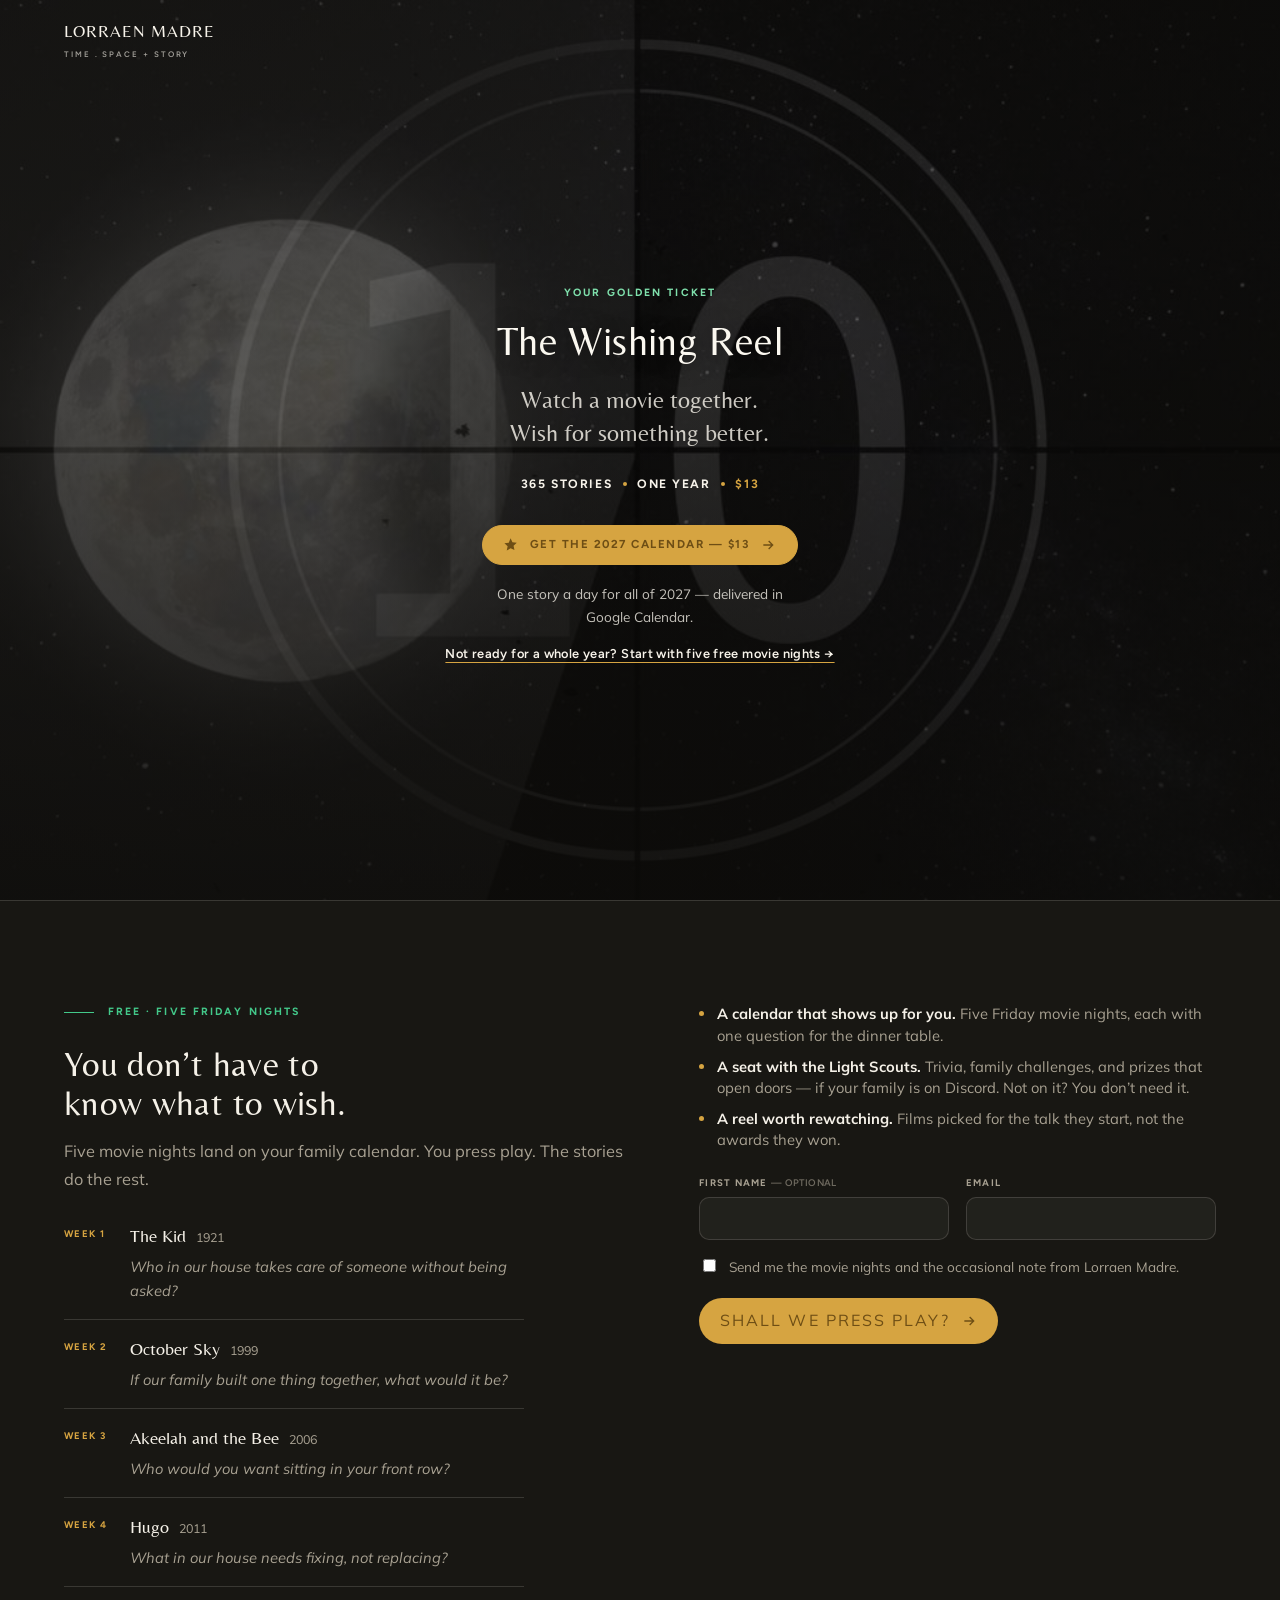
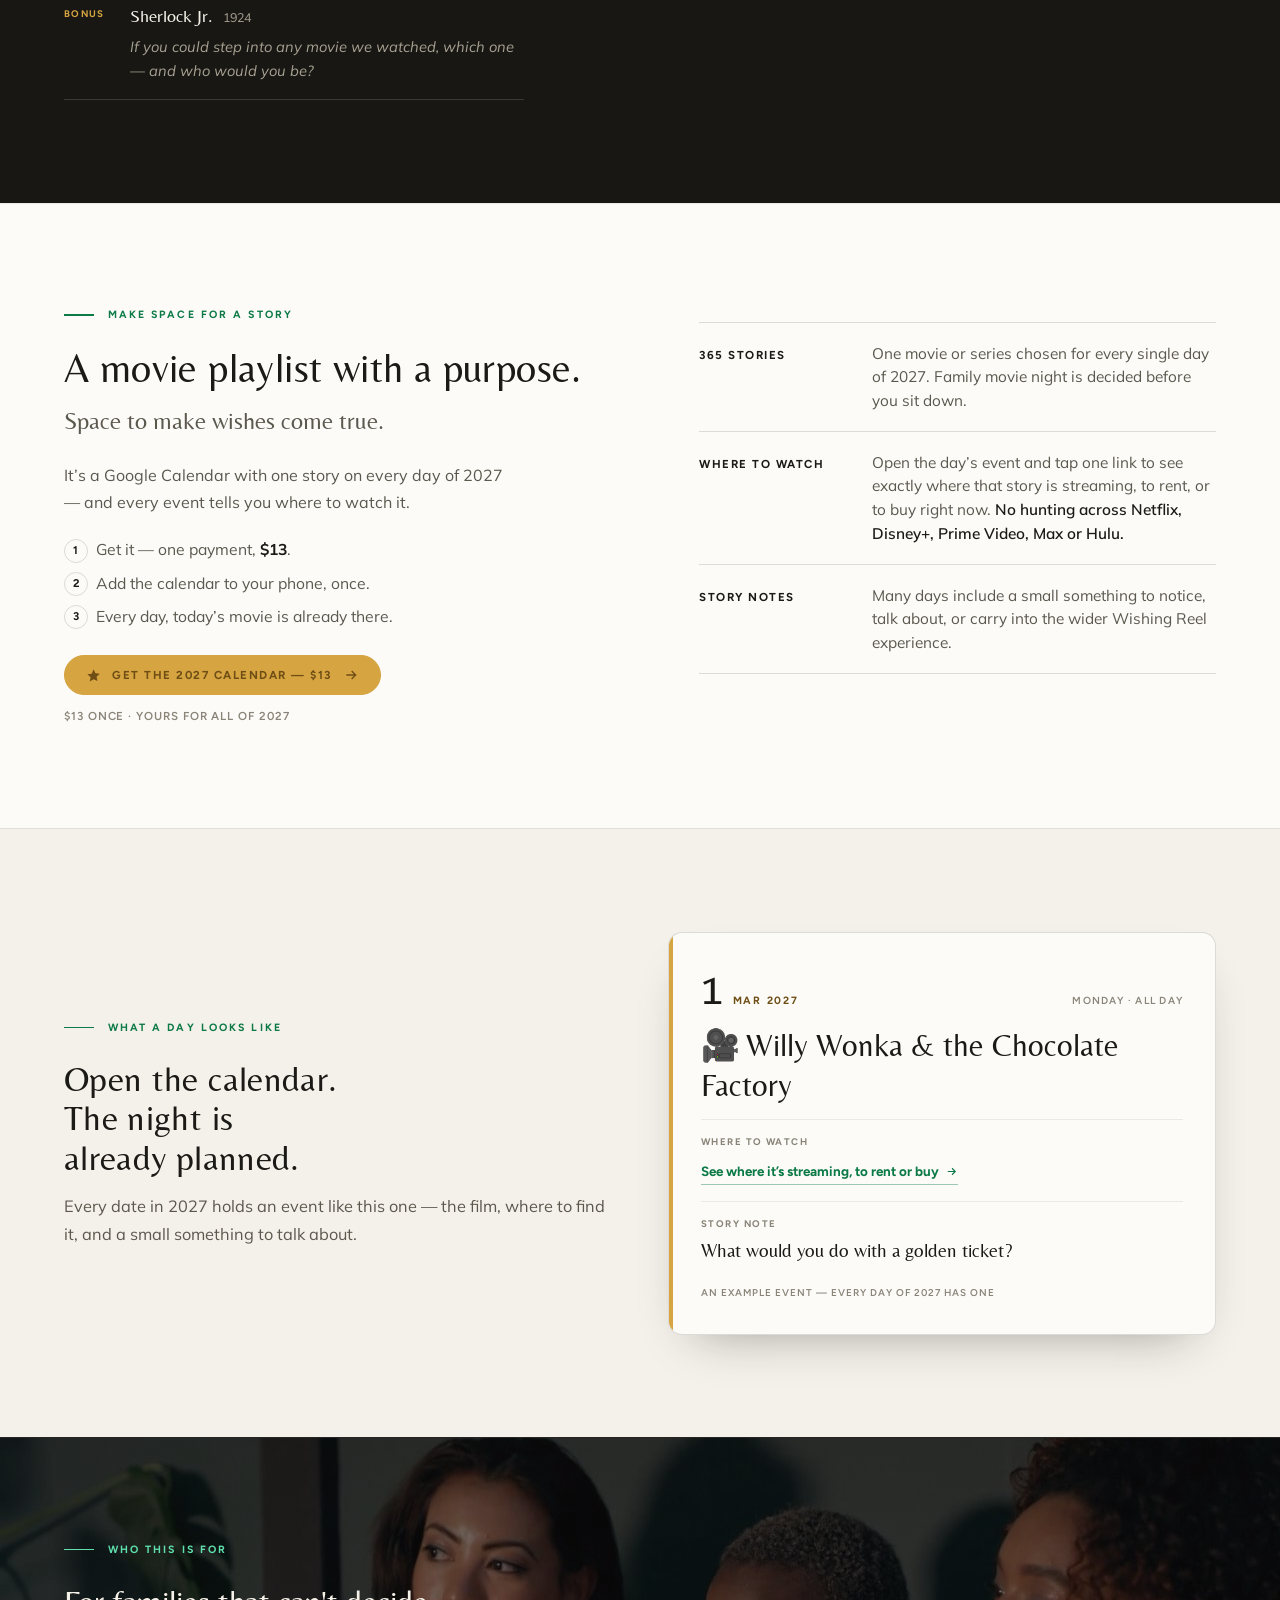
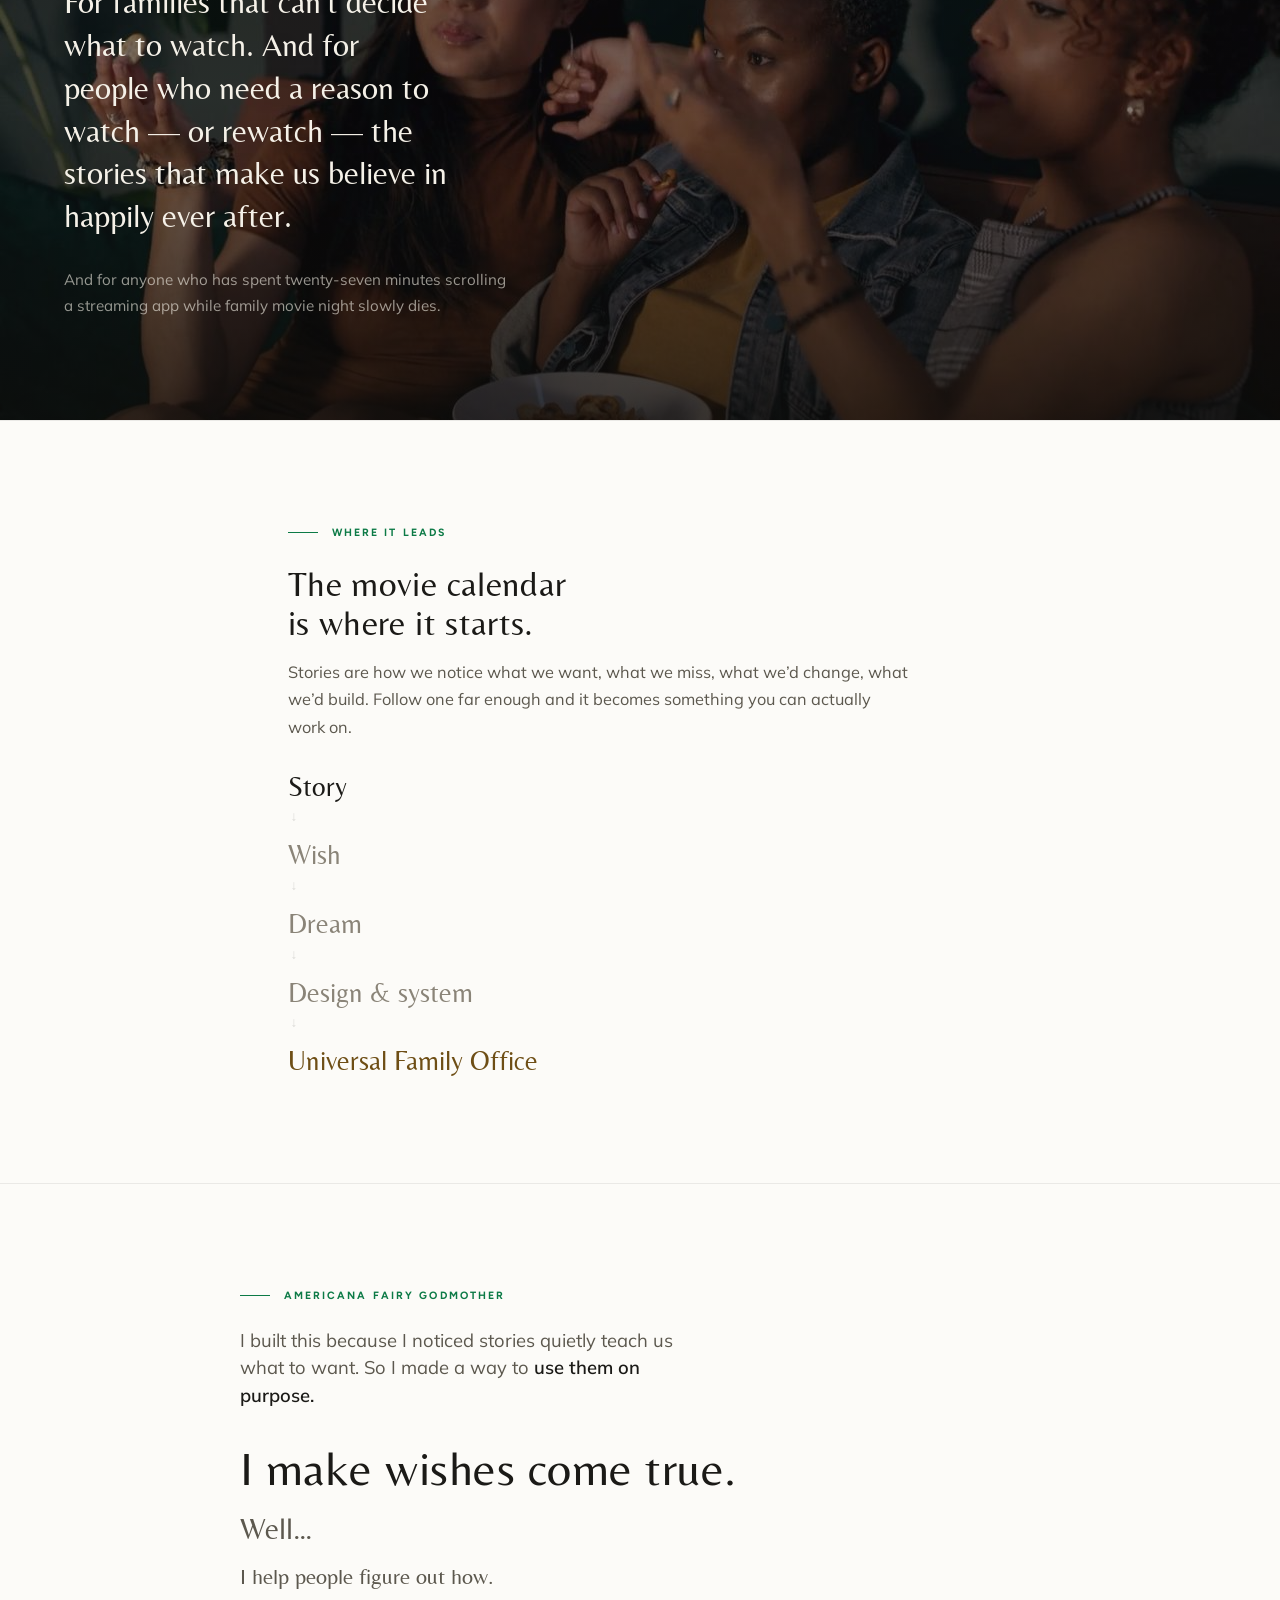
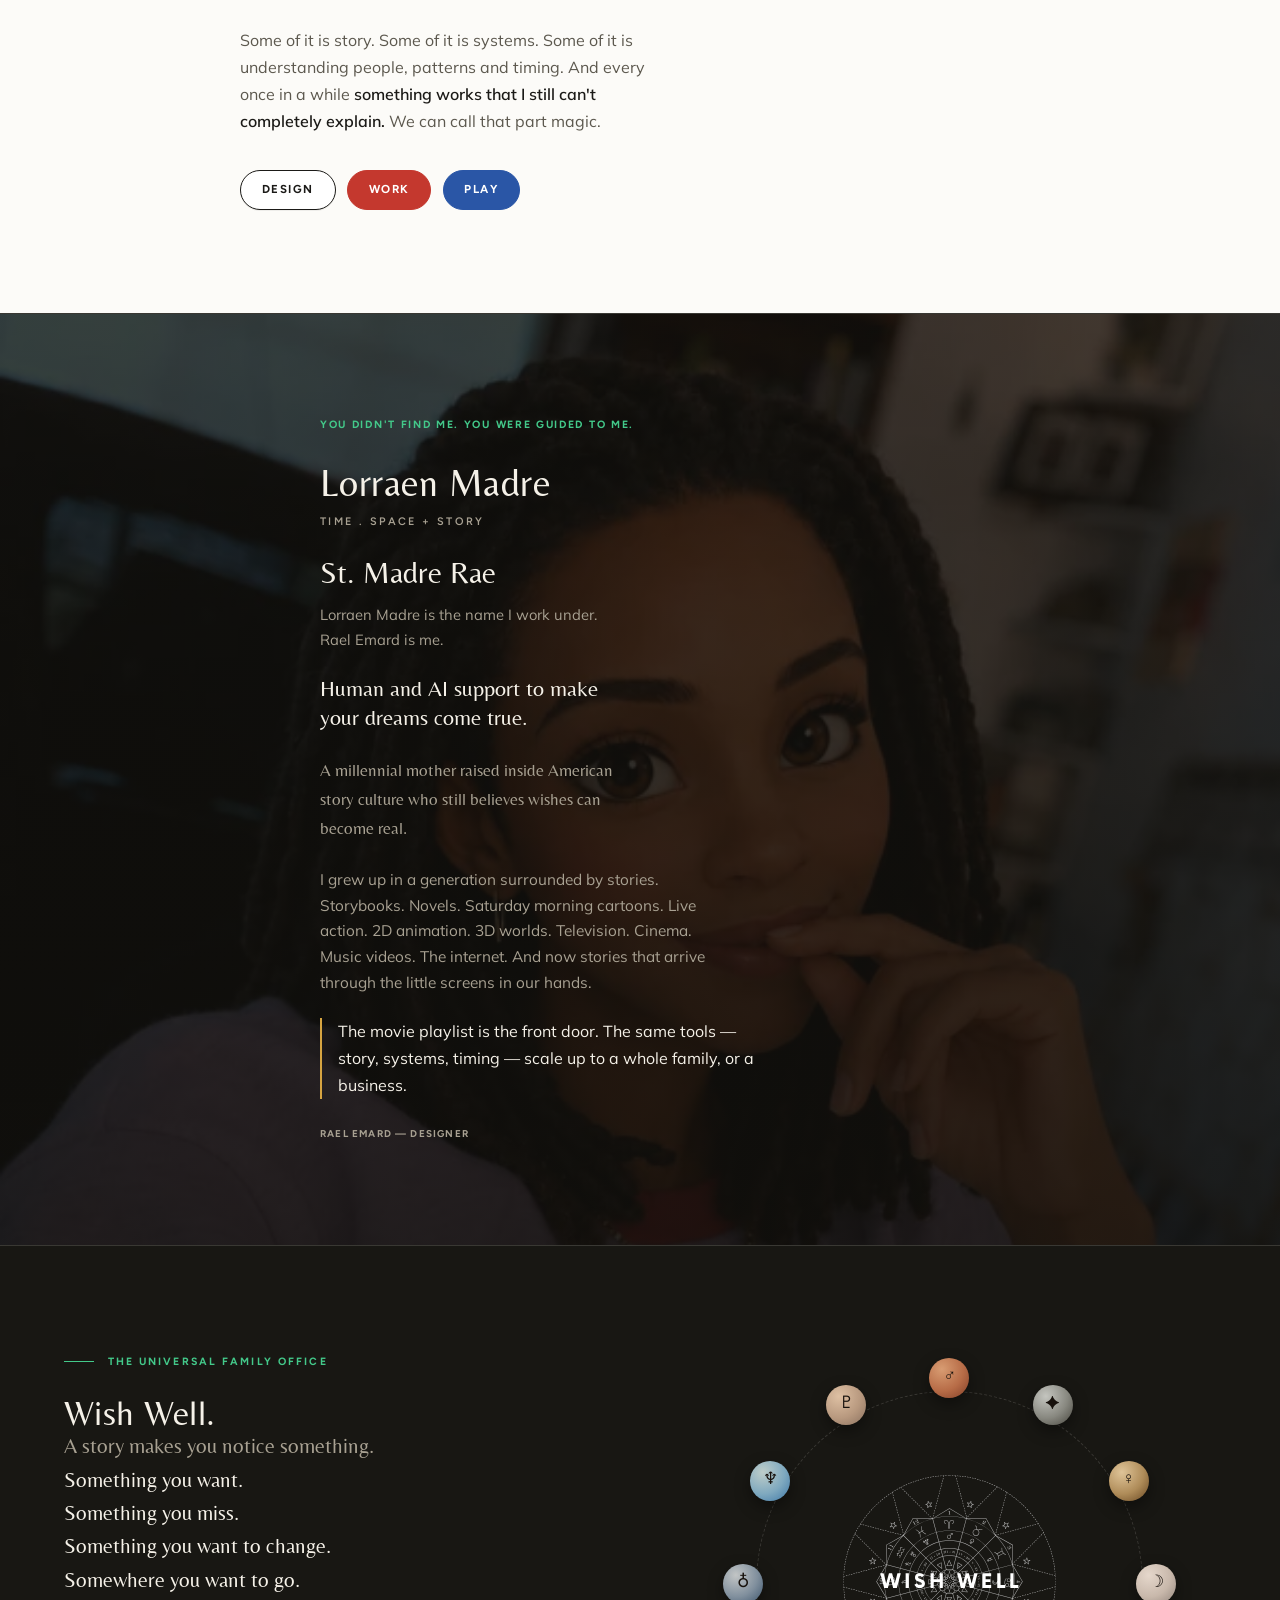
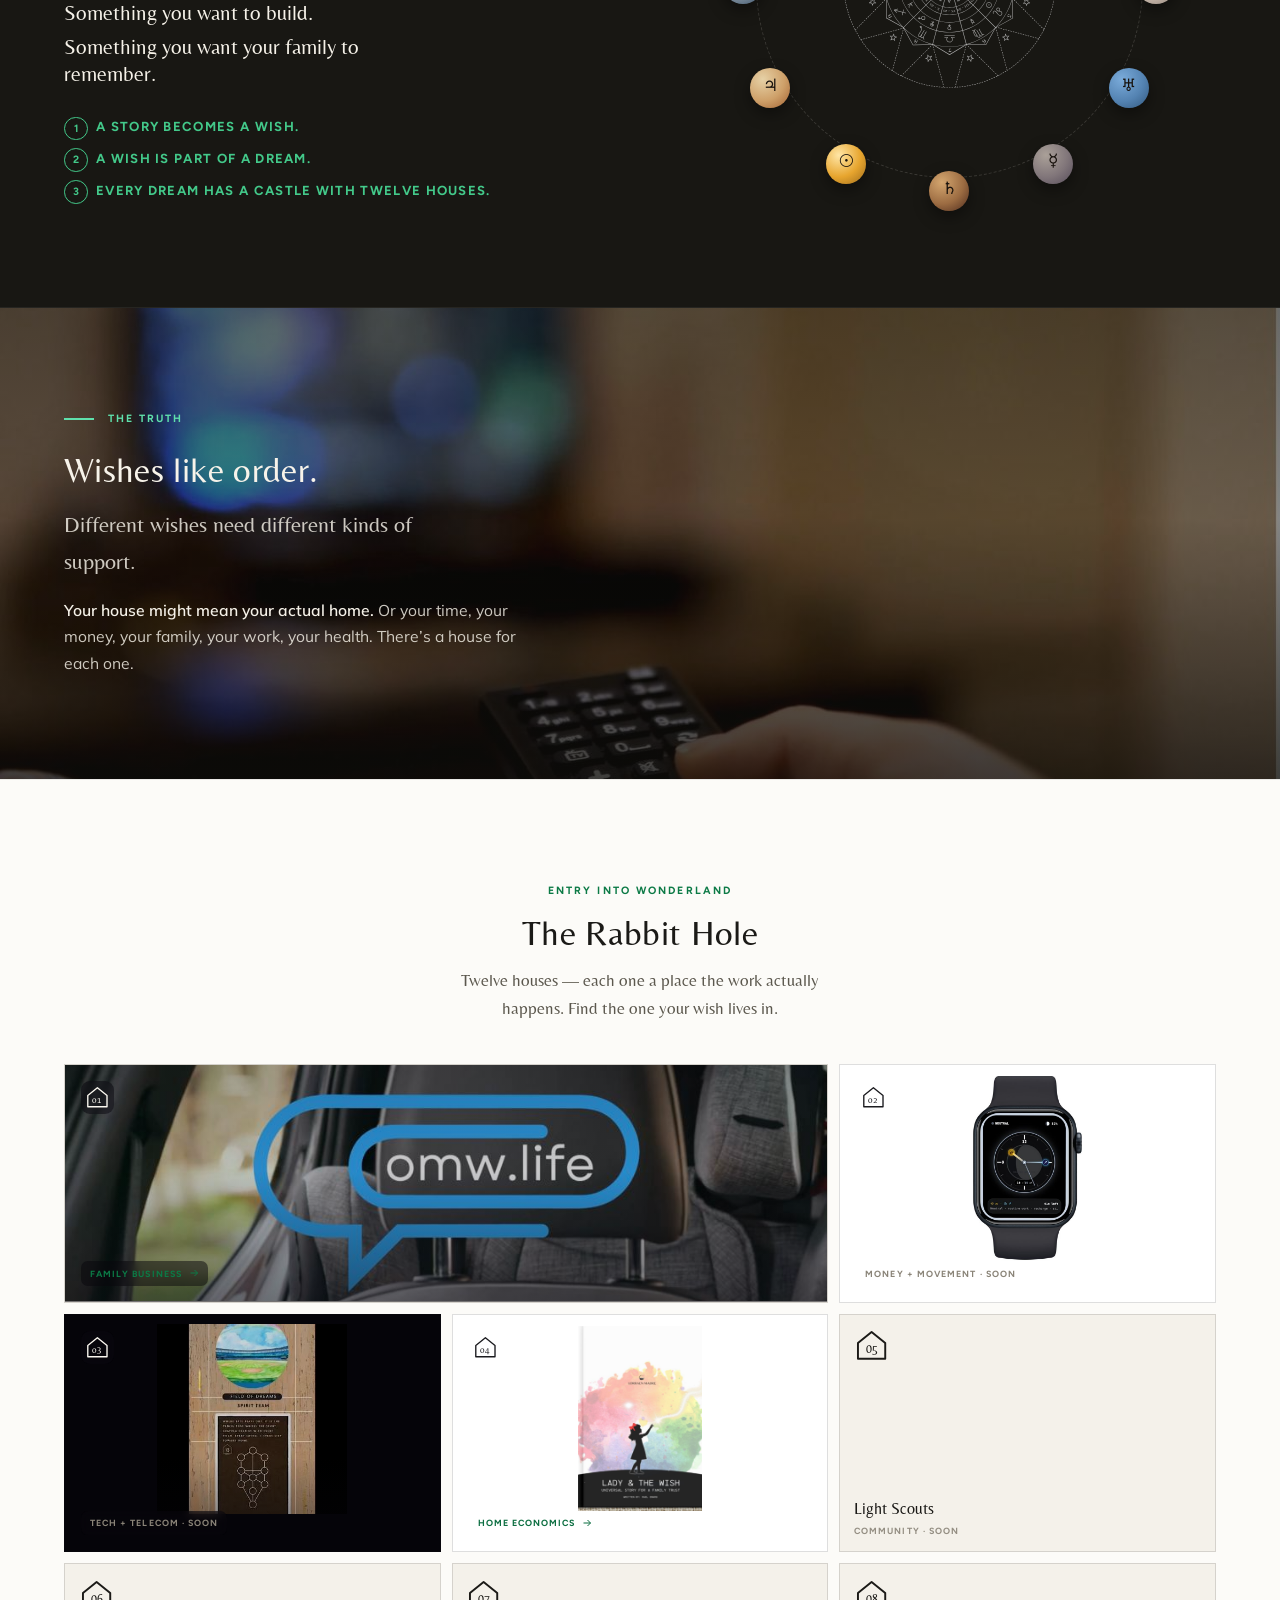
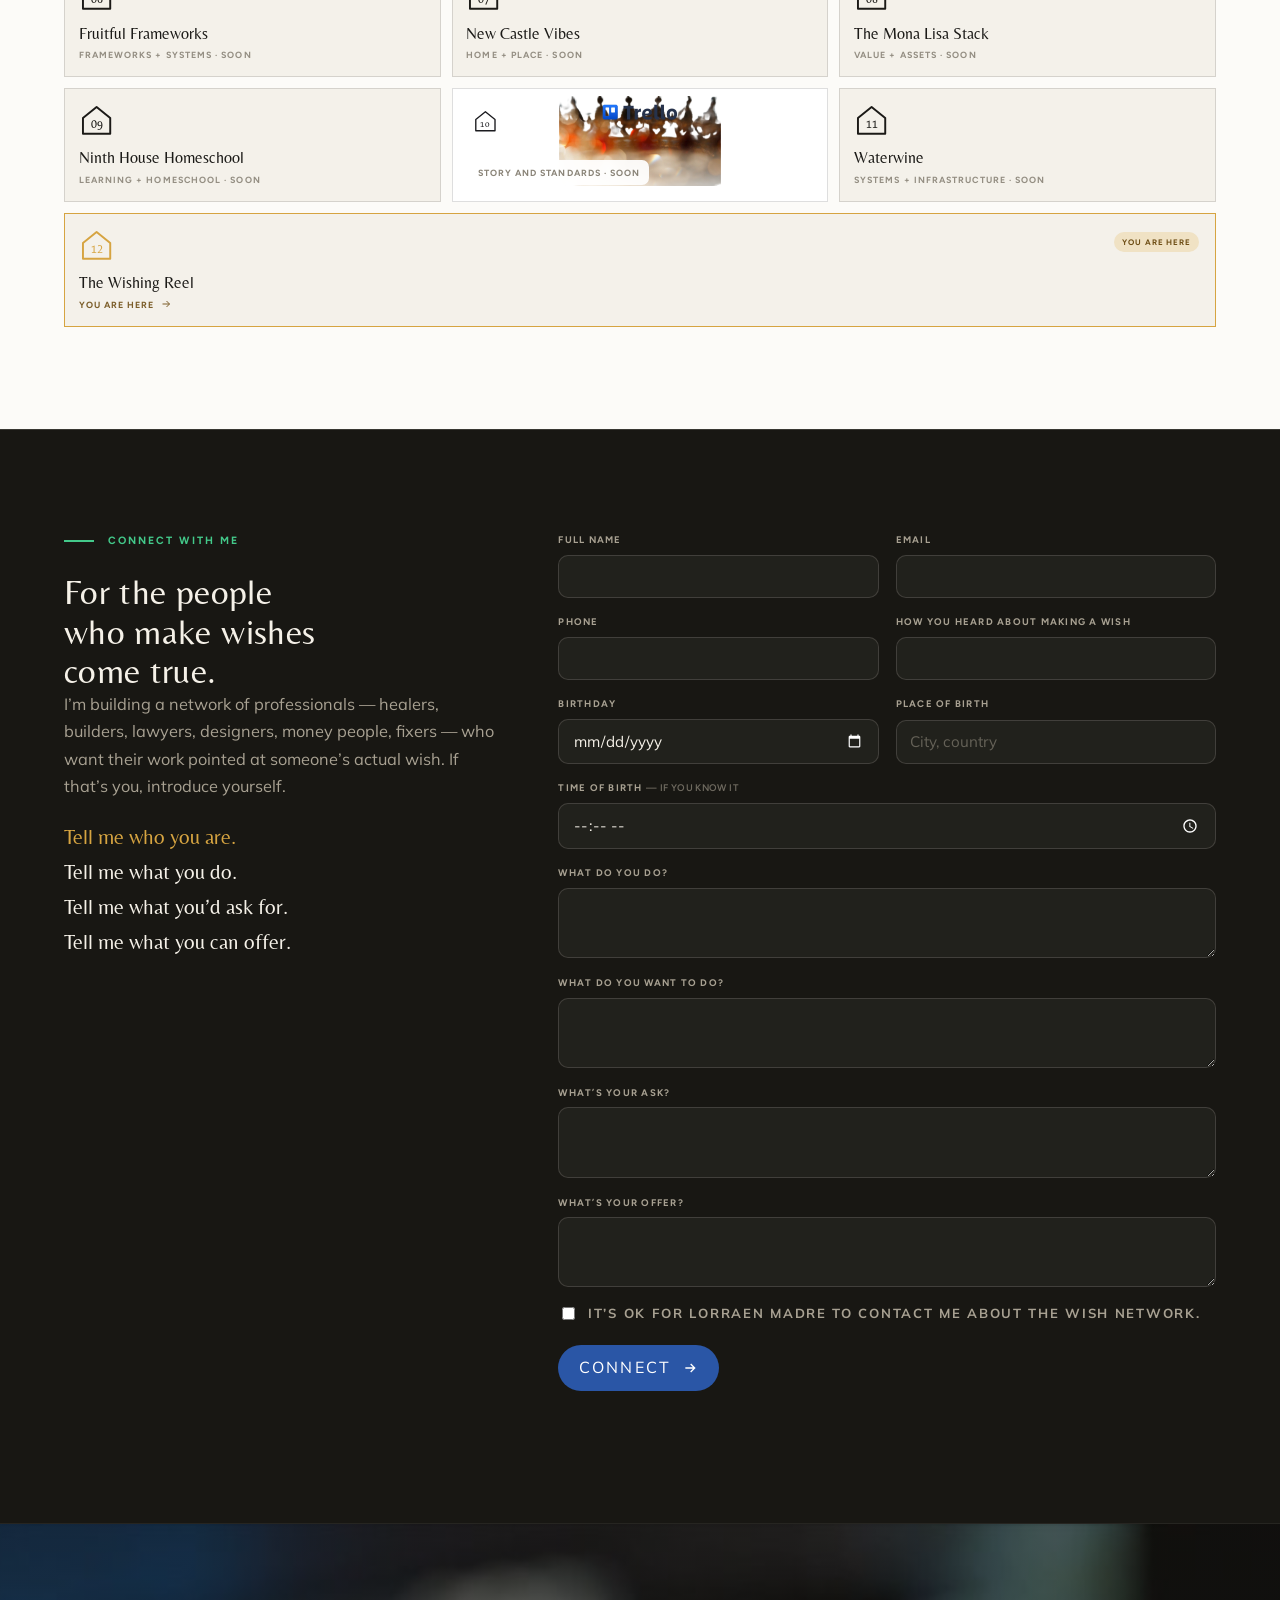
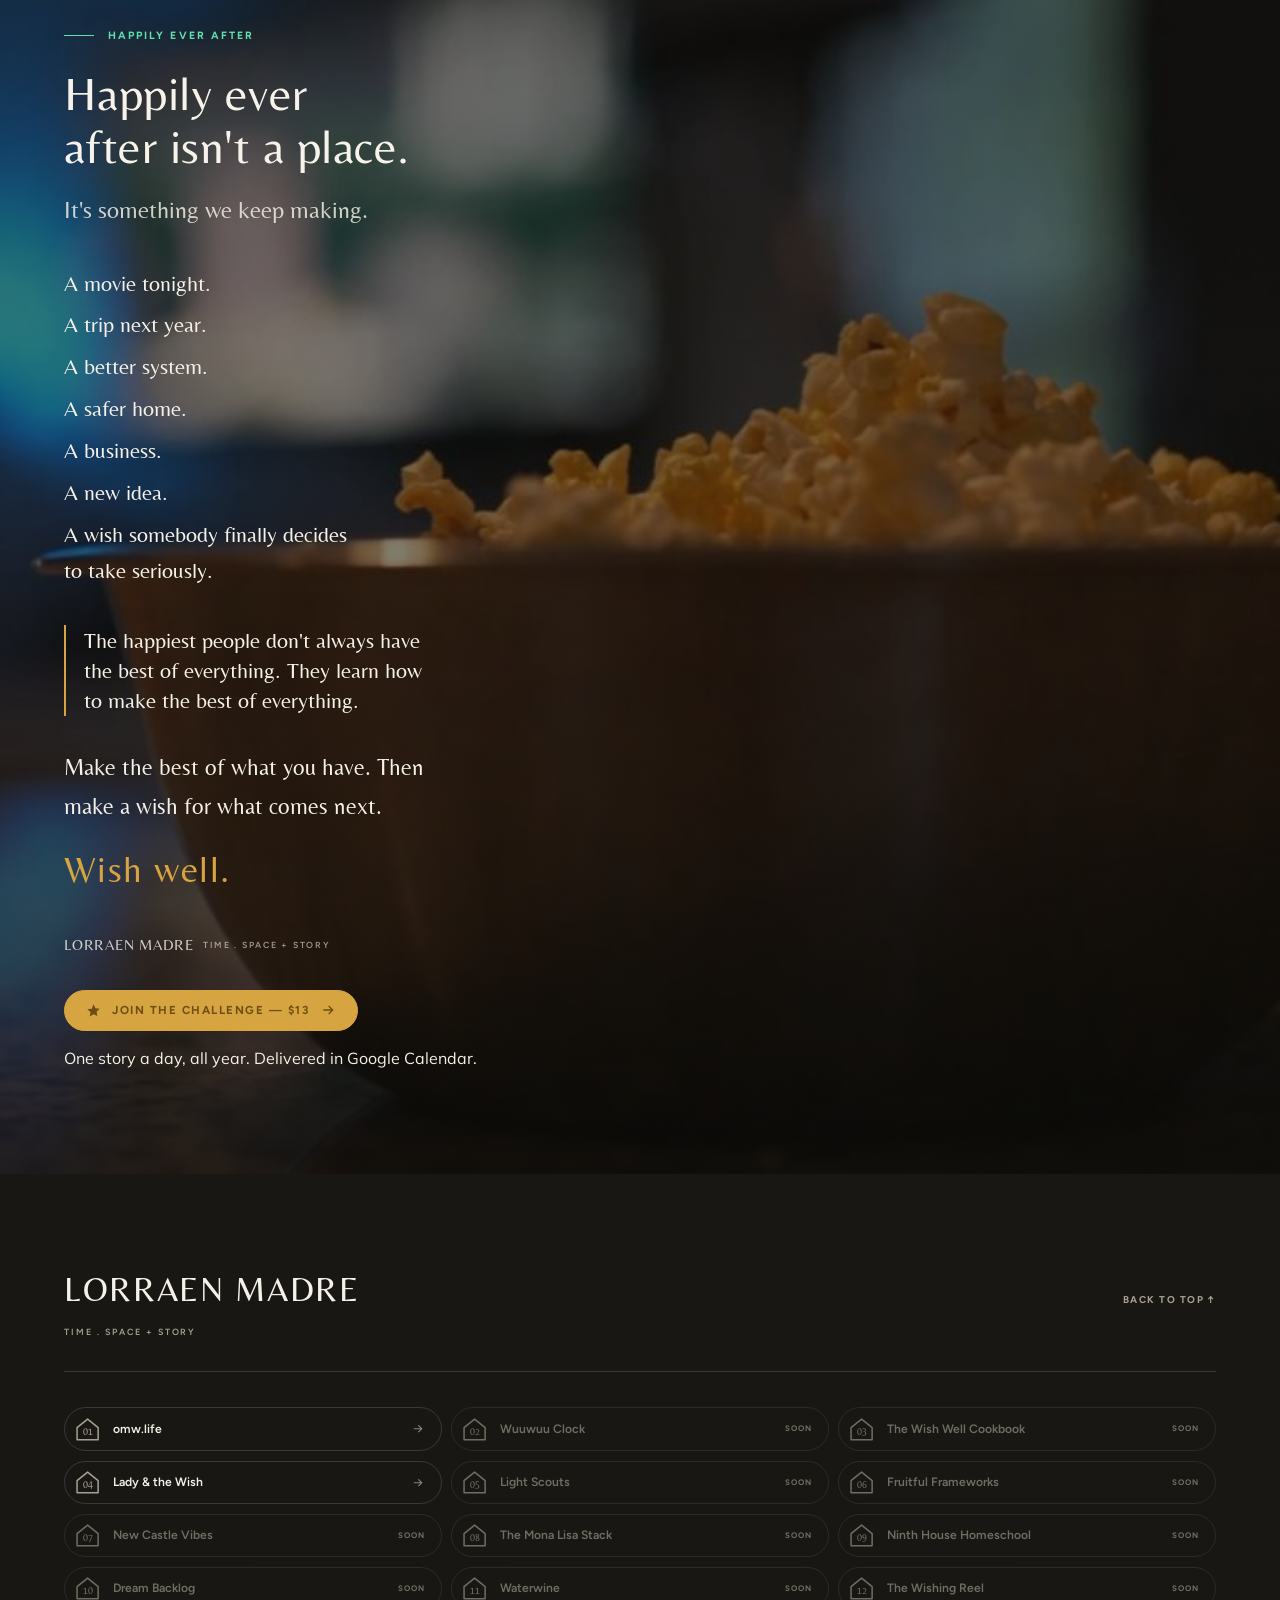
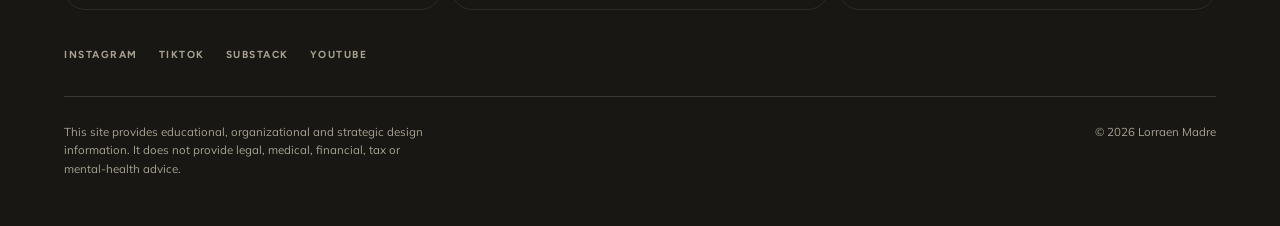
<file: index.html>
<!doctype html>
<html lang="en">
<meta charset="utf-8">
<title>The Wishing Reel — 365 Family Movie Nights for 2027</title>
<meta name="viewport" content="width=device-width, initial-scale=1">
<meta name="description" content="A Google Calendar with one movie or series for every day of 2027. Each event links straight to where that story is streaming, to rent, or to buy — no scrolling through apps — plus a short story note. 365 family movie nights, $13 once.">
<link rel="canonical" href="https://wishingreel.lorraenmadre.com/">
<meta name="robots" content="index, follow, max-image-preview:large">
<meta name="theme-color" content="#181713">
<meta name="author" content="Lorraen Madre">

<meta property="og:type" content="website">
<meta property="og:site_name" content="Lorraen Madre">
<meta property="og:url" content="https://wishingreel.lorraenmadre.com/">
<meta property="og:title" content="The Wishing Reel — 365 Family Movie Nights for 2027">
<meta property="og:description" content="One movie or series for every day of 2027, delivered as a Google Calendar. Every event links you to where that story is streaming, to rent, or to buy. $13 once.">
<meta property="og:image" content="https://www.lorraenmadre.com/brand-assets/hero-poster.jpg">
<meta property="og:image:width" content="1280">
<meta property="og:image:height" content="720">
<meta property="og:image:alt" content="The Wishing Reel — a cinematic family movie calendar for 2027">

<meta name="twitter:card" content="summary_large_image">
<meta name="twitter:title" content="The Wishing Reel — 365 Family Movie Nights for 2027">
<meta name="twitter:description" content="One movie or series for every day of 2027 in your Google Calendar, each event linking to where it streams, rents, or sells. $13 once.">
<meta name="twitter:image" content="https://www.lorraenmadre.com/brand-assets/hero-poster.jpg">
<meta name="twitter:image:alt" content="The Wishing Reel — a cinematic family movie calendar for 2027">

<link rel="icon" href="/favicon.svg" type="image/svg+xml">
<link rel="apple-touch-icon" href="/favicon.svg">

<script type="application/ld+json">
{
  "@context": "https://schema.org",
  "@graph": [
    {
      "@type": "WebSite",
      "@id": "https://www.lorraenmadre.com/#website",
      "url": "https://wishingreel.lorraenmadre.com/",
      "name": "Lorraen Madre",
      "description": "The Wishing Reel — 365 family movie nights for 2027, delivered as a Google Calendar."
    },
    {
      "@type": "Organization",
      "@id": "https://www.lorraenmadre.com/#org",
      "name": "Lorraen Madre",
      "url": "https://wishingreel.lorraenmadre.com/",
      "logo": "https://www.lorraenmadre.com/brand-assets/wish-well-logo.svg"
    },
    {
      "@type": "Product",
      "name": "The Wishing Reel",
      "description": "A Google Calendar with one movie or series selected for every day of 2027. Each calendar event includes a link showing where that story is currently available to stream, rent, or buy, plus an optional story note to notice, discuss, or carry into the wider Wishing Reel experience.",
      "brand": { "@id": "https://www.lorraenmadre.com/#org" },
      "url": "https://wishingreel.lorraenmadre.com/",
      "image": "https://www.lorraenmadre.com/brand-assets/hero-poster.jpg",
      "category": "Family entertainment",
      "offers": {
        "@type": "Offer",
        "price": "13.00",
        "priceCurrency": "USD",
        "availability": "https://schema.org/InStock",
        "url": "https://buy.stripe.com/dRmdR94rv6Di3Y51jA4sE00"
      }
    }
  ]
}
</script>

<link rel="preconnect" href="https://fonts.googleapis.com">
<link rel="preconnect" href="https://fonts.gstatic.com" crossorigin>
<link rel="stylesheet" href="https://fonts.googleapis.com/css2?family=Belleza&family=Figtree:wght@400;500;600;700&family=Mulish:wght@400;500;600;700&family=Noto+Sans+Symbols+2&display=swap">

<link rel="stylesheet" href="/brand.css">
<style>
/* ============================================================
   THE WISHING REEL
   Display: Belleza · Subheads/labels: Figtree · Body: Mulish
   Structure paced after Aqui / Home Video.
   ============================================================ */

/* colors, type, base, .pill → /brand.css (shared with /library/) */

/* ---------- nav ---------- */
.nav{
  position:fixed;inset:0 0 auto 0;z-index:100;
  display:flex;align-items:center;justify-content:space-between;gap:1rem;
  padding:1.05rem var(--pad);border-bottom:1px solid transparent;
  transition:background .35s ease,border-color .35s ease,padding .35s ease;
}
.nav.stuck{background:color-mix(in srgb,var(--paper) 90%,transparent);backdrop-filter:blur(10px);border-color:var(--line);padding-block:.7rem}
.nav .mark{font-family:var(--display);font-size:1.05rem;letter-spacing:.06em;color:#F7F3EA;white-space:nowrap;text-transform:uppercase;transition:color .35s ease}
.nav.stuck .mark{color:var(--ink)}
.nav .mark span{display:block;font-family:var(--sub);font-weight:600;font-size:.5rem;letter-spacing:.24em;text-transform:uppercase;opacity:.62;margin-top:3px}
.nav-links{display:flex;align-items:center;gap:1.6rem}
.nav-links a{font-family:var(--sub);font-weight:600;font-size:.68rem;letter-spacing:.13em;text-transform:uppercase;color:#F7F3EA;opacity:.82;transition:opacity .18s,color .35s}
.nav.stuck .nav-links a{color:var(--ink);opacity:.72}
.nav-links a:hover{opacity:1;color:var(--spirit)}
.nav .pill{font-size:.6rem;padding:.45rem .95rem;white-space:nowrap;opacity:0;transform:translateY(-6px);pointer-events:none;transition:opacity .3s,transform .3s,background .22s,color .22s}
.nav.stuck .pill{opacity:1;transform:none;pointer-events:auto}
@media (max-width:860px){
  .nav-links{display:none}
  .nav .mark span{display:none}
  .nav .pill{opacity:1;transform:none;pointer-events:auto}
}
@media (max-width:400px){
  .nav .pill .arw{display:none}
  .nav .pill{padding:.42rem .8rem;font-size:.56rem}
}

/* ---------- hero (full-bleed background video) ---------- */
.hero{
  position:relative;min-height:100svh;display:grid;place-items:center;
  padding:8rem var(--pad) clamp(3rem,7vw,5rem);
  text-align:center;overflow:hidden;isolation:isolate;background:#0c0b09;
}
.hero-bg{
  position:absolute;inset:0;z-index:-2;width:100%;height:100%;
  object-fit:cover;background:#0c0b09;
}
.hero-scrim{position:absolute;inset:0;z-index:-1;pointer-events:none;
  background:
    radial-gradient(120% 90% at 50% 40%,rgba(12,11,9,.35),rgba(12,11,9,.66) 78%),
    linear-gradient(180deg,rgba(12,11,9,.5),rgba(12,11,9,.42) 45%,rgba(12,11,9,.72))}
.hero-inner{max-width:40rem;margin-inline:auto;color:#F7F3EA}
.hero .eyebrow{display:block;margin-bottom:1.15rem;color:#7FE0AC}
.hero h1{
  font-size:clamp(1.25rem,4vw,2.5rem);font-weight:400;line-height:1.05;letter-spacing:.01em;color:#FBF8F0;
  text-shadow:0 2px 24px rgba(0,0,0,.4);white-space:nowrap
}
@media (max-width:440px){.hero h1{white-space:normal}}
.hero .tagline{
  font-family:var(--display);font-size:clamp(1.15rem,2.2vw,1.5rem);line-height:1.4;
  color:rgba(247,243,234,.82);margin:1.3rem auto 1.5rem;max-width:34ch
}
.hero .offer{
  font-family:var(--sub);font-weight:700;font-size:.76rem;letter-spacing:.13em;text-transform:uppercase;
  display:flex;align-items:center;justify-content:center;gap:.65rem;flex-wrap:wrap;margin-bottom:1.9rem;color:#F7F3EA
}
.hero .offer .sep{width:4px;height:4px;border-radius:50%;background:var(--gold)}
.hero .offer .price{color:var(--gold)}
.hero .cta-row{display:flex;justify-content:center;flex-wrap:wrap;gap:.8rem}
.hero .fine{margin-top:1.1rem;font-size:.85rem;color:rgba(247,243,234,.78);max-width:36ch;margin-inline:auto}
@media (prefers-reduced-motion:reduce){.hero-bg{display:none}}

/* ---------- section shell ---------- */
.sec{padding:clamp(3.5rem,8vw,6.5rem) 0;border-top:1px solid var(--line-2)}
.sec.night{background:var(--night);color:var(--night-ink);border-color:var(--night-line);--spirit:#43C98A}
.sec.panel{background:var(--panel)}
.sec .kicker{display:flex;align-items:center;gap:.85rem;margin-bottom:1.4rem}
.sec .kicker::before{content:"";width:30px;height:1.5px;background:var(--spirit)}
h2.big{font-size:clamp(1.55rem,2.9vw,2.2rem);font-weight:400;max-width:18ch}
.sec.night h2.big{color:var(--night-ink)}
.lead{font-size:clamp(1.02rem,1.1vw,1.14rem);color:var(--ink-2);max-width:var(--measure)}
.sec.night .lead{color:var(--night-ink-2)}

/* section with background video */
.sec.media{position:relative;overflow:hidden;isolation:isolate;background:#0e0d0a;color:#F5F1E8;
  --ink:#F5F1E8;--ink-2:rgba(245,241,232,.82);--ink-3:rgba(245,241,232,.6);--spirit:#5FE0AC;--line:rgba(245,241,232,.18);--line-2:rgba(245,241,232,.1)}
.sec.media .sec-bg{position:absolute;inset:0;z-index:-2;width:100%;height:100%;object-fit:cover;background:#0e0d0a}
.sec.media .sec-scrim{position:absolute;inset:0;z-index:-1;pointer-events:none;
  background:linear-gradient(180deg,rgba(14,13,10,.62),rgba(14,13,10,.5) 45%,rgba(14,13,10,.8))}
.sec.media h2,.sec.media h2.big{color:#F7F3EA}
@media (prefers-reduced-motion:reduce){.sec.media .sec-bg{opacity:.5}}

/* ---------- 2 · the challenge ---------- */
.club-grid{display:grid;gap:clamp(2.25rem,5vw,4rem);grid-template-columns:1fr}
@media (min-width:900px){.club-grid{grid-template-columns:1.05fr .95fr;align-items:start}}
.club-copy h2{font-size:clamp(1.7rem,3.4vw,2.5rem);margin-bottom:.6rem}
.club-copy .sub2{font-family:var(--display);font-size:clamp(1.15rem,2.2vw,1.5rem);color:var(--ink-2);margin-bottom:1.3rem}
.club-copy p{color:var(--ink-2);max-width:44ch}
.club-copy .how{list-style:none;counter-reset:how;margin:1.5rem 0 0;padding:0;display:grid;gap:.7rem;max-width:38ch}
.club-copy .how li{counter-increment:how;position:relative;padding-left:2rem;color:var(--ink-2);font-size:.98rem;line-height:1.4}
.club-copy .how li::before{content:counter(how);position:absolute;left:0;top:-.05em;
  font-family:var(--sub);font-weight:700;font-size:.7rem;width:1.35rem;height:1.35rem;border-radius:999px;
  border:1px solid var(--line);display:grid;place-items:center;color:var(--ink)}
.club-copy .how b{color:var(--ink);font-weight:700}
.club-cta{margin-top:1.7rem}
.club-cta .cta-note{margin-top:.7rem;font-family:var(--sub);font-weight:600;font-size:.72rem;letter-spacing:.08em;text-transform:uppercase;color:var(--ink-3)}
.inventory{border-top:1px solid var(--line)}
.inventory div{display:grid;grid-template-columns:1fr;gap:.5rem;padding:1.15rem 0;border-bottom:1px solid var(--line)}
@media (min-width:560px){.inventory div{grid-template-columns:9.5rem 1fr;gap:1.3rem;align-items:baseline}}
.inventory dt{font-family:var(--sub);font-weight:700;font-size:.72rem;letter-spacing:.13em;text-transform:uppercase}
.inventory dd{margin:0;color:var(--ink-2);font-size:.96rem;line-height:1.55}
.inventory dd b{color:var(--ink);font-weight:600}

/* ---------- 2½ · what a day looks like (calendar-event demo) ---------- */
.demo{display:grid;gap:clamp(2rem,5vw,3.5rem);grid-template-columns:1fr;align-items:center}
@media (min-width:900px){.demo{grid-template-columns:1fr 1fr}}
.demo-copy .lead{margin-top:1rem}
.evcard{
  margin:0;background:var(--paper);border:1px solid var(--line);border-radius:14px;
  padding:clamp(1.3rem,4vw,2rem);position:relative;overflow:hidden;
  box-shadow:0 22px 48px -28px rgba(27,26,23,.45);
}
.evcard::before{content:"";position:absolute;left:0;top:0;bottom:0;width:4px;background:var(--gold)}
.evcard-top{display:flex;align-items:baseline;justify-content:space-between;gap:1rem;flex-wrap:wrap}
.evcard-date{display:flex;align-items:baseline;gap:.55rem}
.evcard-date .d{font-family:var(--display);font-size:clamp(2.1rem,6vw,2.9rem);line-height:1;color:var(--ink)}
.evcard-date .m{font-family:var(--sub);font-weight:700;font-size:.66rem;letter-spacing:.16em;text-transform:uppercase;color:var(--gold-deep)}
.evcard-day{font-family:var(--sub);font-weight:600;font-size:.64rem;letter-spacing:.12em;text-transform:uppercase;color:var(--ink-3)}
.evcard-title{font-family:var(--display);font-size:clamp(1.4rem,3.4vw,1.95rem);color:var(--ink);margin:1.05rem 0 .4rem;line-height:1.15}
.evcard-title .clap{font-family:var(--glyph);margin-right:.4rem}
.evcard-field{border-top:1px solid var(--line-2);padding-top:.9rem;margin-top:.95rem}
.evcard-label{display:block;font-family:var(--sub);font-weight:700;font-size:.6rem;letter-spacing:.15em;text-transform:uppercase;color:var(--ink-3);margin-bottom:.4rem}
.evcard-link{display:inline-flex;align-items:center;gap:.4rem;font-family:var(--sub);font-weight:700;font-size:.84rem;
  color:var(--spirit);border-bottom:1px solid color-mix(in srgb,var(--spirit) 40%,transparent);padding-bottom:2px}
.evcard-link svg{flex:none}
.evcard-link:hover{border-color:var(--spirit)}
.evcard-note{font-family:var(--display);font-size:clamp(1.05rem,2vw,1.2rem);color:var(--ink);line-height:1.32}
.evcard-cap{margin-top:1.35rem;font-family:var(--sub);font-weight:600;font-size:.62rem;letter-spacing:.1em;text-transform:uppercase;color:var(--ink-3)}

/* ---------- 3½ · where it leads (story → wish → dream → design → UFO) ---------- */
.bridge-sec{max-width:44rem}
.bridge-sec .lead{margin:1rem 0 .4rem}
.path{list-style:none;margin:1.6rem 0 0;padding:0;display:grid;gap:.2rem;justify-items:start}
.path li{font-family:var(--display);font-size:clamp(1.2rem,2.7vw,1.7rem);color:var(--ink-3);line-height:1.45}
.path li::after{content:"\2193";display:block;font-family:var(--glyph);font-size:.85rem;color:var(--line);margin:.2rem 0 .2rem .15rem}
.path li:first-child{color:var(--ink)}
.path li:last-child{color:var(--gold-deep)}
.path li:last-child::after{display:none}

/* ---------- 3 · who ---------- */
.who p.stack{font-family:var(--display);font-size:clamp(1.35rem,2.8vw,2rem);line-height:1.34;max-width:24ch;color:var(--ink)}
.who p.wry{margin-top:1.8rem;color:var(--ink-3);max-width:50ch;font-size:.95rem}

/* ---------- 4 · lorraen madre (full-bleed portrait bg) ---------- */
.madre{position:relative;overflow:hidden;isolation:isolate}
.madre-bg{position:absolute;inset:0;z-index:-2;width:100%;height:100%;object-fit:cover;object-position:50% 20%;
  opacity:.5;animation:kenburns 36s ease-in-out infinite alternate}
.madre::after{content:"";position:absolute;inset:0;z-index:-1;pointer-events:none;
  background:linear-gradient(180deg,rgba(16,15,12,.6),rgba(16,15,12,.7) 55%,rgba(16,15,12,.82))}
@keyframes kenburns{from{transform:scale(1.03) translate(0,0);opacity:.4}to{transform:scale(1.16) translate(-2.5%,-3.5%);opacity:.58}}
@media (prefers-reduced-motion:reduce){.madre-bg{animation:none;opacity:.38}}
.madre-copy{max-width:40rem;position:relative}
.madre .attrib{margin-top:1.7rem;font-family:var(--sub);font-weight:700;font-size:.62rem;letter-spacing:.12em;text-transform:uppercase;color:var(--night-ink-2)}
.madre .guided{font-family:var(--sub);font-weight:700;font-size:clamp(.55rem,1.4vw,.66rem);letter-spacing:.16em;text-transform:uppercase;color:var(--spirit);margin-bottom:1.7rem;line-height:1.7;white-space:nowrap}
@media (max-width:520px){.madre .guided{white-space:normal;letter-spacing:.12em}}
.madre h2{color:var(--night-ink);font-size:clamp(1.7rem,3.4vw,2.4rem)}
.madre .lm-line{font-family:var(--sub);font-weight:600;font-size:.68rem;letter-spacing:.22em;text-transform:uppercase;color:var(--night-ink-2);margin-top:.55rem}
.madre .role{font-family:var(--display);font-size:clamp(1.35rem,2.6vw,1.9rem);color:var(--night-ink);margin:1rem 0 .3rem}
.madre .whois{font-size:.92rem;color:var(--night-ink-2);max-width:34ch;margin:0 0 1.3rem}
.madre .pitch{font-family:var(--display);font-size:clamp(1.1rem,2.1vw,1.4rem);color:var(--night-ink);margin:.5rem 0 1.5rem;max-width:26ch;line-height:1.3}
.madre .def{color:var(--night-ink-2);font-family:var(--display);font-size:1.08rem;max-width:34ch;margin-bottom:1.5rem}
.madre p{color:var(--night-ink-2);max-width:44ch;font-size:.96rem}
.madre p + p{margin-top:1rem}
.madre .close{color:var(--night-ink);border-left:2px solid var(--gold);padding-left:1rem;font-size:1rem;margin-top:1.4rem}

/* ---------- 5 · fairy godmother idea ---------- */
.fgi{max-width:50rem}
.fgi .bridge{color:var(--ink-2);font-size:clamp(1rem,1.7vw,1.15rem);line-height:1.5;max-width:40ch;margin:.4rem 0 2rem}
.fgi .bridge b{color:var(--ink);font-weight:600}
.fgi h2{font-size:clamp(1.9rem,4vw,3rem);font-weight:400}
.fgi .well{font-family:var(--display);font-size:clamp(1.4rem,2.6vw,1.9rem);color:var(--ink-2);display:block;margin:.5rem 0 .2rem}
.fgi .then{font-family:var(--display);font-size:clamp(1.1rem,2vw,1.4rem);color:var(--ink-2)}
.fgi .body{margin-top:2rem;color:var(--ink-2);max-width:44ch}
.fgi .body b{color:var(--ink);font-weight:600}
.fgi-cta{margin-top:2.2rem;display:flex;flex-wrap:wrap;gap:.7rem}

/* ---------- 6 · wish well ---------- */
.wish-grid{display:grid;gap:clamp(2.5rem,6vw,4rem);grid-template-columns:1fr;align-items:center}
@media (min-width:940px){.wish-grid{grid-template-columns:1.02fr .98fr}}
.wish h2{color:var(--night-ink)}
.wish .litany{display:grid;gap:.4rem;max-width:34ch;margin-bottom:1.9rem}
.wish .litany span{font-family:var(--display);font-size:clamp(1.05rem,1.8vw,1.32rem);color:var(--night-ink);line-height:1.28}
.wish .litany span:first-child{color:var(--night-ink-2)}
.wish .sequence{list-style:none;margin:0;padding:0;display:grid;gap:.75rem;counter-reset:seq}
.wish .sequence li{
  font-family:var(--sub);font-weight:700;font-size:.82rem;letter-spacing:.1em;text-transform:uppercase;
  line-height:1.5;color:var(--spirit);padding-left:2rem;position:relative;counter-increment:seq
}
.wish .sequence li::before{
  content:counter(seq);position:absolute;left:0;top:-.05em;
  font-family:var(--sub);font-weight:700;font-size:.66rem;letter-spacing:0;color:var(--spirit);
  width:1.35rem;height:1.35rem;border:1px solid var(--spirit);border-radius:50%;display:grid;place-items:center
}

/* ---------- 7 · get your house in order ---------- */
.house-order .sub{font-family:var(--display);font-size:clamp(1.1rem,2vw,1.4rem);color:var(--ink-2);margin:1rem 0;max-width:32ch}
.house-order p{color:var(--ink-2);font-size:.98rem;max-width:54ch}
.house-order p b{color:var(--ink);font-weight:600}
.wheel{position:relative;width:min(440px,86vw);aspect-ratio:1;margin:1rem auto 0}
.wheel .core{position:absolute;inset:19%;display:grid;place-items:center}
.wheel .core img{width:100%;height:auto;filter:brightness(1.06)}
.wheel .orbit{position:absolute;inset:0}
.wheel .orbit::before{content:"";position:absolute;inset:6%;border-radius:50%;border:1px dashed var(--night-line)}
.wheel .node{
  position:absolute;left:50%;top:50%;width:2.5rem;height:2.5rem;margin:-1.25rem;
  border-radius:50%;display:grid;place-items:center;
  font-family:var(--glyph);font-size:1.05rem;color:#17110c;
  box-shadow:0 6px 16px rgba(0,0,0,.4)
}
@media (prefers-reduced-motion:no-preference){
  .wheel .orbit{animation:wheel-spin 120s linear infinite}
  .wheel .node{animation:wheel-spin 120s linear infinite reverse}
}
@keyframes wheel-spin{to{transform:rotate(360deg)}}
@media (max-width:520px){.wheel{width:min(320px,88vw)}.wheel .node{width:2.1rem;height:2.1rem;margin:-1.05rem;font-size:.9rem}}

/* ---------- 8 · the houses ---------- */
.houses-head{display:grid;justify-items:center;text-align:center;gap:.85rem;margin-bottom:2.6rem}
.houses-head .kicker{margin-bottom:0;justify-content:center}
.houses-head .kicker::before{display:none}
.houses-head h2{max-width:none;white-space:nowrap}
.houses-head p{font-family:var(--display);color:var(--ink-2);font-size:1.05rem;max-width:42ch}
@media (max-width:420px){.houses-head h2{white-space:normal}}
/* mosaic: varied squares + rectangles tiling one clean rectangle */
.houses{
  display:grid;gap:clamp(.4rem,1vw,.7rem);
  grid-template-columns:repeat(6,1fr);
  grid-template-rows:repeat(7,clamp(4.1rem,11vw,7.1rem));
  grid-template-areas:
    "a a a a b b"
    "a a a a b b"
    "c c d d e e"
    "c c d d e e"
    "f f g g h h"
    "i i j j k k"
    "l l l l l l";
}
.houses .house:nth-child(1){grid-area:a}
.houses .house:nth-child(2){grid-area:b}
.houses .house:nth-child(3){grid-area:c}
.houses .house:nth-child(4){grid-area:d}
.houses .house:nth-child(5){grid-area:e}
.houses .house:nth-child(6){grid-area:f}
.houses .house:nth-child(7){grid-area:g}
.houses .house:nth-child(8){grid-area:h}
.houses .house:nth-child(9){grid-area:i}
.houses .house:nth-child(10){grid-area:j}
.houses .house:nth-child(11){grid-area:k}
.houses .house:nth-child(12){grid-area:l}
.house{
  position:relative;overflow:hidden;border:1px solid var(--line);background:var(--panel);
  display:flex;flex-direction:column;justify-content:space-between;gap:.5rem;padding:.85rem;
  text-decoration:none;color:var(--ink);transition:border-color .25s ease,background .25s ease;
}
.house:hover{border-color:var(--ink);background:var(--panel-2)}
.house .mark{width:2.2rem;height:2.2rem;color:var(--ink);flex:none}
.house .mark svg{width:100%;height:100%}
.house .bot{display:flex;flex-direction:column;align-items:flex-start;min-width:0}
.house .name{display:block;font-family:var(--display);font-size:clamp(.95rem,1.25vw,1.22rem);line-height:1.12}
.house .desc{display:none;margin-top:.3rem;font-size:.8rem;line-height:1.4;color:var(--ink-2)}
.house:hover .desc,.house:focus-visible .desc{display:block}
.house .go{margin-top:.3rem;display:inline-flex;align-items:center;gap:.35rem;
  font-family:var(--sub);font-weight:700;font-size:.56rem;letter-spacing:.12em;text-transform:uppercase;color:var(--spirit);
  opacity:.9;transition:opacity .28s,color .28s}
.house:hover .go,.house:focus-visible .go{opacity:1}
/* media tiles — video / image background */
.house.has-media{padding:0}
.house.has-media>.house-bg{position:absolute;inset:0;width:100%;height:100%;object-fit:cover;object-position:center;border:0;z-index:0}
.house.has-media>.mark{position:relative;z-index:2;margin:1rem 0 0 1rem;
  border-radius:9px;padding:.26rem;box-sizing:content-box;width:1.55rem;height:1.55rem;
  backdrop-filter:blur(3px);-webkit-backdrop-filter:blur(3px)}
.house.has-media>.bot{position:relative;z-index:2;margin:0 1rem 1rem}
.house.has-media .go{opacity:1;align-self:flex-start;padding:.3rem .55rem;border-radius:7px;
  backdrop-filter:blur(4px);-webkit-backdrop-filter:blur(4px)}
.house.has-media:hover{border-color:currentColor;background:var(--panel)}
/* dark media — video cover, light text */
.house.m-dark>.mark{background:rgba(10,8,16,.5)}
.house.m-dark::before{content:"";position:absolute;inset:0;z-index:1;
  background:linear-gradient(180deg,rgba(11,9,17,.30) 0%,rgba(11,9,17,.22) 45%,rgba(11,9,17,.55) 100%)}
.house.m-dark,.house.m-dark .name,.house.m-dark .mark{color:#FBF8F0}
.house.m-dark .desc{color:rgba(251,248,240,.85)}
.house.m-dark .go{color:var(--spirit);background:rgba(8,6,12,.5)}
/* house 03 — video on solid black, scaled to fit */
.house.m-black{background:#050409}
.house.m-black>.house-bg{object-fit:contain;filter:brightness(.84) contrast(1.03);
  inset:.55rem .55rem auto;width:calc(100% - 1.1rem);height:calc(100% - 2.9rem)}
.house.m-black::before{background:linear-gradient(180deg,rgba(5,4,9,0) 60%,rgba(5,4,9,.5) 100%)}
/* light media — image on white, contained, dark text */
.house.m-light{background:#fff}
.house.m-light>.house-bg{object-fit:contain;object-position:center;
  inset:.7rem .7rem auto;width:calc(100% - 1.4rem);height:calc(100% - 3.2rem)}
.house.m-light>.mark{background:rgba(255,255,255,.72)}
.house.m-light,.house.m-light .name,.house.m-light .mark{color:#1b1b1f}
.house.m-light .desc{color:#55555c}
.house.m-light .go{color:#0c6e41;background:rgba(255,255,255,.82)}
/* contained video — full frame visible + centered on the clip's own white ground,
   pulled in from the tile edges so the crown sits smaller in the middle (house 10) */
.house.m-cover{background:#fff}
.house.m-cover>.house-bg{object-fit:contain;object-position:center;inset:0;width:100%;height:100%;padding:.6rem}
.house.m-cover::before{content:"";position:absolute;inset:0;z-index:1;
  background:linear-gradient(180deg,rgba(255,255,255,0) 50%,rgba(255,255,255,.88) 100%)}
.house.m-cover>.mark{background:rgba(255,255,255,.82)}
.house.m-cover>.bot{z-index:2}
.house.m-cover .go{color:#0c6e41;background:rgba(255,255,255,.92)}
@media (min-width:621px){
  /* desktop: tile 10 is wide + short — give the video a touch more height than the label-reserving default */
  .house.m-cover>.house-bg{padding:.4rem .4rem .9rem}
}
.house.no-label{justify-content:space-between}
.house.no-label .bot{margin-top:auto}
.house.here{border-color:var(--gold)}
.house.here .mark{color:var(--gold)}
.house.here .go{color:var(--gold-deep)}
.house.here::after{content:"you are here";position:absolute;right:1rem;top:1.15rem;
  font-family:var(--sub);font-weight:700;font-size:.5rem;letter-spacing:.11em;text-transform:uppercase;
  color:var(--gold-deep);background:var(--gold-soft);border-radius:999px;padding:.2rem .5rem}
.house.soon{cursor:default}
.house.soon:hover{border-color:var(--line);background:var(--panel)}
.house.soon .go{color:var(--ink-3)}
@media (max-width:620px){
  .houses{grid-template-columns:repeat(2,1fr);grid-template-rows:none;grid-template-areas:none;grid-auto-rows:minmax(10.5rem,auto)}
  .houses .house{grid-area:auto !important}
}
@media (max-width:440px){.houses{grid-template-columns:1fr}}
@media (max-width:620px),(hover:none){
  .house{justify-content:flex-start;gap:.45rem;padding:1rem}
  .house .mark{width:2.5rem;height:2.5rem}
  .house .desc{display:block;margin-top:.35rem}
  .house .go{opacity:1}
}

/* ---------- 9 · happily ever after ---------- */
.hea h2{font-size:clamp(1.9rem,4vw,3rem);font-weight:400;max-width:16ch}
.hea .sub{font-family:var(--display);font-size:clamp(1.15rem,2.2vw,1.5rem);color:var(--ink-2);margin:1rem 0 2.2rem}
.hea .making{display:grid;gap:.35rem;max-width:30ch;margin-bottom:2.2rem}
.hea .making span{font-family:var(--display);font-size:clamp(1.05rem,1.8vw,1.35rem);color:var(--ink)}
.hea blockquote{margin:0 0 2rem;padding-left:1.1rem;border-left:2px solid var(--gold);
  font-family:var(--display);font-size:clamp(1.1rem,1.9vw,1.4rem);line-height:1.36;color:var(--ink);max-width:34ch}
.hea .final{font-family:var(--display);font-size:clamp(1.1rem,2vw,1.45rem);color:var(--ink);max-width:30ch;margin-bottom:.5rem}
.hea .wishwell{font-family:var(--display);font-size:clamp(1.6rem,3vw,2.3rem);color:var(--gold);margin:.8rem 0 2rem;letter-spacing:.04em}
.hea .lockup{display:flex;align-items:center;gap:.6rem;margin-bottom:2rem;font-family:var(--display);color:var(--ink-2);text-transform:uppercase;letter-spacing:.05em;font-size:.95rem}
.hea .lockup span{font-family:var(--sub);font-weight:600;font-size:.55rem;letter-spacing:.2em;opacity:.7}

/* ---------- 8½ · connect (wish network intake) ---------- */
.connect-grid{display:grid;gap:clamp(2rem,5vw,3.5rem);grid-template-columns:1fr}
@media (min-width:920px){.connect-grid{grid-template-columns:.8fr 1.2fr;align-items:start}}
.connect-copy h2{color:var(--night-ink)}
.connect-copy .lead{color:var(--night-ink-2);margin-bottom:1.5rem}
.connect-copy .litany{display:grid;gap:.5rem;max-width:30ch}
.connect-copy .litany span{font-family:var(--display);font-size:clamp(1.05rem,1.9vw,1.3rem);color:var(--night-ink);line-height:1.3}
.connect-copy .litany span:first-child{color:var(--gold)}
.connect-panel{min-width:0}
.cform{display:grid;gap:1.05rem}
.cform .row{display:grid;gap:1.05rem}
@media (min-width:560px){.cform .row.two{grid-template-columns:1fr 1fr}}
.cform .f{display:grid;gap:.4rem;min-width:0}
.cform label{font-family:var(--sub);font-weight:700;font-size:.6rem;letter-spacing:.13em;text-transform:uppercase;color:var(--night-ink-2)}
.cform label .opt{font-weight:600;opacity:.6;letter-spacing:.04em}
.cform input,.cform textarea{
  font-family:var(--sans);font-size:.95rem;color:var(--night-ink);
  background:rgba(245,241,232,.045);border:1px solid var(--night-line);border-radius:10px;
  padding:.68rem .85rem;width:100%;transition:border-color .18s ease,background .18s ease}
.cform input:focus,.cform textarea:focus{outline:none;border-color:var(--spirit);background:rgba(245,241,232,.08)}
.cform textarea{min-height:4.4rem;resize:vertical;line-height:1.5}
.cform input::placeholder,.cform textarea::placeholder{color:var(--night-ink-2);opacity:.5}
.cform input[type=date],.cform input[type=time]{color-scheme:dark}
.cform .consent{display:flex;gap:.6rem;align-items:flex-start;font-family:var(--sans);font-size:.82rem;color:var(--night-ink-2);line-height:1.45}
.cform .consent input{width:auto;margin-top:.15rem;accent-color:var(--spirit)}
.cform .submit{justify-self:start;margin-top:.3rem;border:0;font:inherit}
.cform .note{font-family:var(--sub);font-weight:600;font-size:.74rem;letter-spacing:.02em;color:var(--night-ink-2);min-height:1.1em;margin:0}
.cform .note.ok{color:var(--spirit)}
.cform .note.err{color:var(--red)}
.connect-done{display:none;font-family:var(--display);font-size:clamp(1.2rem,2.4vw,1.7rem);color:var(--night-ink);line-height:1.4;max-width:30ch}


/* ---------- 1½ · the wishing reel — free five-night starter ---------- */
.hero .free-line{margin-top:.9rem;font-family:var(--sub);font-weight:600;font-size:.8rem;letter-spacing:.03em}
.hero .free-line a{color:#F7F3EA;text-decoration:underline;text-decoration-color:var(--gold);text-underline-offset:4px}
.hero .free-line a:hover{color:var(--gold)}
.reel-grid{display:grid;gap:clamp(2.25rem,5vw,4rem);grid-template-columns:1fr}
@media (min-width:900px){.reel-grid{grid-template-columns:1.05fr .95fr;align-items:start}}
.reel-nights{list-style:none;margin:1.8rem 0 0;padding:0;display:grid;gap:.95rem;max-width:46ch}
.reel-nights li{display:grid;grid-template-columns:3.2rem 1fr;gap:.2rem .9rem;padding-bottom:.95rem;border-bottom:1px solid var(--night-line)}
.reel-nights .wk{grid-row:span 2;font-family:var(--sub);font-weight:700;font-size:.6rem;letter-spacing:.14em;text-transform:uppercase;color:var(--gold);padding-top:.25rem}
.reel-nights .t{font-family:var(--display);font-size:1.1rem;color:var(--night-ink)}
.reel-nights .t small{font-family:var(--sans);font-size:.78rem;color:var(--night-ink-2);margin-left:.35rem}
.reel-nights .q{font-size:.92rem;color:var(--night-ink-2);font-style:italic}
.reel-gets{list-style:none;padding:0;margin:0 0 1.5rem;display:grid;gap:.6rem}
.reel-gets li{font-size:.92rem;color:var(--night-ink-2);line-height:1.45;padding-left:1.1rem;position:relative}
.reel-gets li::before{content:"";position:absolute;left:0;top:.55em;width:5px;height:5px;border-radius:50%;background:var(--gold)}
.reel-gets b{color:var(--night-ink)}
.reel-done{display:none}
.reel-done [hidden]{display:none!important}
#reel h2.big{margin-bottom:1rem}
#reel-form .consent{text-transform:none;letter-spacing:0;font-weight:400;font-size:.85rem}
.reel-done h3{font-family:var(--display);font-weight:400;font-size:clamp(1.3rem,2.4vw,1.7rem);color:var(--night-ink);margin:0 0 .8rem}
.reel-done p{color:var(--night-ink-2);font-size:.95rem;max-width:40ch}
.reel-done .acts{display:flex;flex-wrap:wrap;gap:.7rem;margin:1.3rem 0 1rem}
.reel-done .pill.ghost{--pc:var(--night-ink-2)}
.reel-done .fine2{font-size:.8rem;color:var(--night-ink-2);opacity:.8}

/* ---------- footer ---------- */
.foot{background:var(--night);color:var(--night-ink);padding:clamp(3.5rem,8vw,5.5rem) 0 3rem}
.foot .top{display:flex;flex-wrap:wrap;justify-content:space-between;align-items:center;gap:1.5rem;
  border-bottom:1px solid var(--night-line);padding-bottom:2rem;margin-bottom:2.2rem}
.foot .top .wm{font-family:var(--display);font-size:clamp(1.4rem,3.4vw,2.1rem);letter-spacing:.05em;color:var(--night-ink);text-transform:uppercase}
.foot .top .wm span{display:block;font-family:var(--sub);font-weight:600;font-size:.56rem;letter-spacing:.22em;text-transform:uppercase;color:var(--night-ink-2);margin-top:.35rem}
.tree{display:grid;gap:.6rem;grid-template-columns:repeat(3,1fr)}
@media (max-width:760px){.tree{grid-template-columns:1fr}}
.tree a{display:flex;align-items:center;gap:.75rem;border:1px solid var(--night-line);border-radius:999px;
  padding:.45rem 1rem .45rem .55rem;color:var(--night-ink);transition:background .22s,transform .22s}
.tree a:hover{background:rgba(245,241,232,.06);transform:translateY(-2px)}
.tree a .mark,.tree span.dead .mark{width:1.7rem;height:1.7rem;flex:none;color:var(--night-ink-2)}
.tree a .mark svg,.tree span.dead .mark svg{width:100%;height:100%}
.tree a .t,.tree span.dead .t{font-family:var(--sub);font-weight:600;font-size:.76rem;flex:1}
.tree a .arw{width:.85rem;opacity:.5;flex:none}
.tree span.dead{display:flex;align-items:center;gap:.75rem;border:1px solid var(--night-line);border-radius:999px;
  padding:.45rem 1rem .45rem .55rem;color:var(--night-ink-2);opacity:.62;cursor:default}
.tree .soon-tag{font-family:var(--sub);font-weight:700;font-size:.5rem;letter-spacing:.12em;text-transform:uppercase;color:var(--night-ink-2);flex:none}
.foot .social{display:flex;flex-wrap:wrap;gap:1.3rem;margin:2.2rem 0 1.9rem}
.foot .social a{font-family:var(--sub);font-weight:700;font-size:.64rem;letter-spacing:.15em;text-transform:uppercase;color:var(--night-ink-2);border-bottom:1px solid transparent;padding-bottom:2px}
.foot .social a:hover{color:var(--night-ink);border-color:var(--gold)}
.foot .fine{display:flex;flex-wrap:wrap;justify-content:space-between;gap:1rem;color:var(--night-ink-2);
  font-size:.72rem;line-height:1.6;border-top:1px solid var(--night-line);padding-top:1.6rem}
.foot .fine p:first-child{max-width:58ch}
.foot .totop{font-family:var(--sub);font-weight:700;font-size:.62rem;letter-spacing:.15em;text-transform:uppercase;color:var(--night-ink-2);white-space:nowrap}
.foot .totop:hover{color:var(--night-ink)}

/* ---------- reveal ---------- */
@media (prefers-reduced-motion:no-preference){
  .rv{opacity:0;transform:translateY(16px);transition:opacity .6s ease,transform .6s ease}
  .rv.in{opacity:1;transform:none}
}
</style>

<a class="skip" href="#club">Skip to content</a>

<header class="nav" id="nav">
  <a href="#top" class="mark">Lorraen&nbsp;Madre<span>Time . space + Story</span></a>
  <a class="pill solid nav-cta" data-link="joinClub" href="#"><svg class="star" viewBox="0 0 24 24" fill="currentColor" aria-hidden="true"><path d="M12 2l2.9 6.3 6.9.8-5.1 4.7 1.4 6.8L12 17.9 5.9 21.4l1.4-6.8L2.2 9.9l6.9-.8z"/></svg>Get the Calendar<svg class="arw" viewBox="0 0 24 24" fill="none" stroke="currentColor" stroke-width="2" aria-hidden="true"><path d="M5 12h14M13 6l6 6-6 6"/></svg></a>
</header>

<main id="top">

  <!-- 1 · GOLDEN TICKET / HERO — background video -->
  <section class="hero" aria-labelledby="hero-title">
    <video class="hero-bg" autoplay muted loop playsinline preload="metadata" aria-hidden="true" poster="brand-assets/hero-poster.jpg">
      <source src="brand-assets/hero.mp4" type="video/mp4">
    </video>
    <div class="hero-scrim" aria-hidden="true"></div>
    <div class="hero-inner">
      <span class="eyebrow">Your golden ticket</span>
      <h1 id="hero-title">The Wishing Reel</h1>
      <p class="tagline">Watch a movie together.<br>Wish for something better.</p>
      <p class="offer"><span>365 stories</span><span class="sep" aria-hidden="true"></span><span>one year</span><span class="sep" aria-hidden="true"></span><span class="price">$13</span></p>
      <div class="cta-row">
        <a class="pill solid" data-link="joinClub" href="#"><svg class="star" viewBox="0 0 24 24" fill="currentColor" aria-hidden="true"><path d="M12 2l2.9 6.3 6.9.8-5.1 4.7 1.4 6.8L12 17.9 5.9 21.4l1.4-6.8L2.2 9.9l6.9-.8z"/></svg>Get the 2027 Calendar — $13<svg class="arw" viewBox="0 0 24 24" fill="none" stroke="currentColor" stroke-width="2" aria-hidden="true"><path d="M5 12h14M13 6l6 6-6 6"/></svg></a>
      </div>
      <p class="fine">One story a day for all of 2027 — delivered in Google Calendar.</p>
      <p class="free-line"><a href="#reel">Not ready for a whole year? Start with five free movie nights&nbsp;&rarr;</a></p>
    </div>
  </section>


  <!-- 1½ · THE WISHING REEL — free five-night starter -->
  <section class="sec night" id="reel" aria-labelledby="reel-title">
    <div class="wrap rv reel-grid">
      <div>
        <div class="kicker"><span class="eyebrow">Free &middot; five Friday nights</span></div>
        <h2 class="big" id="reel-title">You don&rsquo;t have to know what to wish.</h2>
        <p class="lead">Five movie nights land on your family calendar. You press play. The stories do the rest.</p>
        <ol class="reel-nights">
          <li><span class="wk">Week 1</span><span class="t">The Kid <small>1921</small></span><span class="q">Who in our house takes care of someone without being asked?</span></li>
          <li><span class="wk">Week 2</span><span class="t">October Sky <small>1999</small></span><span class="q">If our family built one thing together, what would it be?</span></li>
          <li><span class="wk">Week 3</span><span class="t">Akeelah and the Bee <small>2006</small></span><span class="q">Who would you want sitting in your front row?</span></li>
          <li><span class="wk">Week 4</span><span class="t">Hugo <small>2011</small></span><span class="q">What in our house needs fixing, not replacing?</span></li>
          <li><span class="wk">Bonus</span><span class="t">Sherlock Jr. <small>1924</small></span><span class="q">If you could step into any movie we watched, which one &mdash; and who would you be?</span></li>
        </ol>
      </div>

      <div class="connect-panel">
        <ul class="reel-gets">
          <li><b>A calendar that shows up for you.</b> Five Friday movie nights, each with one question for the dinner table.</li>
          <li><b>A seat with the Light Scouts.</b> Trivia, family challenges, and prizes that open doors &mdash; if your family is on Discord. Not on it? You don&rsquo;t need it.</li>
          <li><b>A reel worth rewatching.</b> Films picked for the talk they start, not the awards they won.</li>
        </ul>
        <form class="cform" id="reel-form" novalidate>
          <div class="hp" aria-hidden="true" style="position:absolute;left:-9999px;width:1px;height:1px;overflow:hidden"><label for="rf-website">Leave this empty</label><input id="rf-website" name="website" type="text" tabindex="-1" autocomplete="off"></div>
          <div class="row two">
            <div class="f"><label for="rf-name">First name <span class="opt">&mdash; optional</span></label><input id="rf-name" name="first_name" type="text" autocomplete="given-name"></div>
            <div class="f"><label for="rf-email">Email</label><input id="rf-email" name="email" type="email" autocomplete="email" required></div>
          </div>
          <label class="consent"><input type="checkbox" name="consent" value="yes" required> Send me the movie nights and the occasional note from Lorraen Madre.</label>
          <button type="submit" class="pill solid submit">Shall we press play?<svg class="arw" viewBox="0 0 24 24" fill="none" stroke="currentColor" stroke-width="2" aria-hidden="true"><path d="M5 12h14M13 6l6 6-6 6"/></svg></button>
          <p class="note" id="rf-note" role="status" aria-live="polite"></p>
        </form>
        <div class="reel-done" id="reel-done">
          <h3>Your first movie night is Friday.</h3>
          <p>Add the five nights to your calendar &mdash; Google, Apple, or Outlook. Each one carries its dinner-table question.</p>
          <div class="acts">
            <a class="pill solid" id="reel-ics" href="#" download="the-wishing-reel.ics">Add the five nights<svg class="arw" viewBox="0 0 24 24" fill="none" stroke="currentColor" stroke-width="2" aria-hidden="true"><path d="M5 12h14M13 6l6 6-6 6"/></svg></a>
            <a class="pill ghost" id="reel-discord" href="#" target="_blank" rel="noopener" hidden>Join the Light Scouts</a>
          </div>
          <p class="fine2" id="reel-discord-note">No Discord? No problem. The calendar is the whole gift.</p>
        </div>
      </div>
    </div>
  </section>

  <!-- 2 · THE CHALLENGE -->
  <section class="sec" id="club" aria-labelledby="club-title">
    <div class="wrap club-grid">
      <div class="club-copy rv">
        <div class="kicker"><span class="eyebrow">Make space for a story</span></div>
        <h2 id="club-title">A movie playlist with a purpose.</h2>
        <p class="sub2">Space to make wishes come true.</p>
        <p>It&rsquo;s a Google Calendar with one story on every day of 2027 &mdash; and every event tells you where to watch it.</p>
        <ol class="how">
          <li>Get it &mdash; one payment, <b>$13</b>.</li>
          <li>Add the calendar to your phone, once.</li>
          <li>Every day, today&rsquo;s movie is already there.</li>
        </ol>
        <div class="club-cta">
          <a class="pill solid" data-link="joinClub" href="#"><svg class="star" viewBox="0 0 24 24" fill="currentColor" aria-hidden="true"><path d="M12 2l2.9 6.3 6.9.8-5.1 4.7 1.4 6.8L12 17.9 5.9 21.4l1.4-6.8L2.2 9.9l6.9-.8z"/></svg>Get the 2027 Calendar — $13<svg class="arw" viewBox="0 0 24 24" fill="none" stroke="currentColor" stroke-width="2" aria-hidden="true"><path d="M5 12h14M13 6l6 6-6 6"/></svg></a>
          <p class="cta-note">$13 once &middot; yours for all of 2027</p>
        </div>
      </div>
      <div class="rv">
        <dl class="inventory">
          <div>
            <dt>365 stories</dt>
            <dd>One movie or series chosen for every single day of 2027. Family movie night is decided before you sit down.</dd>
          </div>
          <div>
            <dt>Where to watch</dt>
            <dd>Open the day&rsquo;s event and tap one link to see exactly where that story is streaming, to rent, or to buy right now. <b>No hunting across Netflix, Disney+, Prime Video, Max or Hulu.</b></dd>
          </div>
          <div>
            <dt>Story notes</dt>
            <dd>Many days include a small something to notice, talk about, or carry into the wider Wishing Reel experience.</dd>
          </div>
        </dl>
      </div>
    </div>
  </section>

  <!-- 2½ · WHAT A DAY LOOKS LIKE -->
  <section class="sec panel" id="demo" aria-labelledby="demo-title">
    <div class="wrap demo rv">
      <div class="demo-copy">
        <div class="kicker"><span class="eyebrow" id="demo-title">What a day looks like</span></div>
        <h2 class="big">Open the calendar. The night is already planned.</h2>
        <p class="lead">Every date in 2027 holds an event like this one &mdash; the film, where to find it, and a small something to talk about.</p>
      </div>
      <figure class="evcard">
        <div class="evcard-top">
          <span class="evcard-date"><span class="d">1</span><span class="m">Mar 2027</span></span>
          <span class="evcard-day">Monday &middot; all day</span>
        </div>
        <p class="evcard-title"><span class="clap" aria-hidden="true">&#127909;</span>Willy Wonka &amp; the Chocolate Factory</p>
        <div class="evcard-field">
          <span class="evcard-label">Where to watch</span>
          <a class="evcard-link" href="https://www.justwatch.com/us/search?q=Willy%20Wonka%20%26%20the%20Chocolate%20Factory" target="_blank" rel="noreferrer">See where it&rsquo;s streaming, to rent or buy<svg viewBox="0 0 24 24" width="13" fill="none" stroke="currentColor" stroke-width="2" aria-hidden="true"><path d="M5 12h14M13 6l6 6-6 6"/></svg></a>
        </div>
        <div class="evcard-field">
          <span class="evcard-label">Story note</span>
          <p class="evcard-note">What would you do with a golden ticket?</p>
        </div>
        <figcaption class="evcard-cap">An example event &mdash; every day of 2027 has one</figcaption>
      </figure>
    </div>
  </section>

  <!-- 3 · WHO THIS IS FOR -->
  <section class="sec media who" aria-labelledby="who-title">
    <video class="sec-bg" autoplay muted loop playsinline preload="metadata" aria-hidden="true" poster="brand-assets/who-poster.jpg">
      <source src="brand-assets/who-bg.mp4" type="video/mp4">
    </video>
    <div class="sec-scrim" aria-hidden="true"></div>
    <div class="wrap rv">
      <div class="kicker"><span class="eyebrow" id="who-title">Who this is for</span></div>
      <p class="stack">For families that can't decide what to watch. And for people who need a reason to watch — or rewatch — the stories that make us believe in happily ever after.</p>
      <p class="wry">And for anyone who has spent twenty-seven minutes scrolling a streaming app while family movie night slowly dies.</p>
    </div>
  </section>

  <!-- 3½ · WHERE IT LEADS -->
  <section class="sec" id="path" aria-labelledby="path-title">
    <div class="wrap bridge-sec rv">
      <div class="kicker"><span class="eyebrow" id="path-title">Where it leads</span></div>
      <h2 class="big">The movie calendar is where it starts.</h2>
      <p class="lead">Stories are how we notice what we want, what we miss, what we&rsquo;d change, what we&rsquo;d build. Follow one far enough and it becomes something you can actually work on.</p>
      <ol class="path" aria-label="Story becomes a wish, a dream, a design, and a whole family office">
        <li>Story</li>
        <li>Wish</li>
        <li>Dream</li>
        <li>Design &amp; system</li>
        <li>Universal Family Office</li>
      </ol>
    </div>
  </section>

  <!-- 4 · THE FAIRY GODMOTHER IDEA -->
  <section class="sec" aria-labelledby="fgi-title">
    <div class="wrap fgi rv">
      <div class="kicker"><span class="eyebrow">Americana Fairy Godmother</span></div>
      <p class="bridge">I built this because I noticed stories quietly teach us what to want. So I made a way to <b>use them on purpose.</b></p>
      <h2 id="fgi-title">I make wishes come true.</h2>
      <span class="well">Well&hellip;</span>
      <span class="then">I help people figure out how.</span>
      <p class="body">Some of it is story. Some of it is systems. Some of it is understanding people, patterns and timing. And every once in a while <b>something works that I still can't completely explain.</b> We can call that part magic.</p>
      <div class="fgi-cta">
        <a class="pill design" data-link="design" href="#">Design</a>
        <a class="pill wish" data-link="work" href="#connect">Work</a>
        <a class="pill watch" data-link="play" href="/library/">Play</a>
      </div>
    </div>
  </section>

  <!-- 5 · LORRAEN MADRE -->
  <section class="sec night madre" id="about" aria-labelledby="about-title">
    <img class="madre-bg" src="brand-assets/fairy-godmother.webp" alt="Lorraen Madre — St. Madre Rae" width="600" height="750">
    <div class="wrap madre-copy rv">
      <p class="guided">You didn't find me. You were guided to me.</p>
      <h2 class="big" id="about-title">Lorraen Madre</h2>
      <p class="lm-line">Time . space + Story</p>
      <p class="role">St. Madre Rae</p>
      <p class="whois">Lorraen Madre is the name I work under. Rael Emard is me.</p>
      <p class="pitch">Human and AI support to make your dreams come true.</p>
      <p class="def">A millennial mother raised inside American story culture who still believes wishes can become real.</p>
      <p>I grew up in a generation surrounded by stories. Storybooks. Novels. Saturday morning cartoons. Live action. 2D animation. 3D worlds. Television. Cinema. Music videos. The internet. And now stories that arrive through the little screens in our hands.</p>
      <p class="close">The movie playlist is the front door. The same tools &mdash; story, systems, timing &mdash; scale up to a whole family, or a business.</p>
      <p class="attrib">Rael Emard &mdash; Designer</p>
    </div>
  </section>

  <!-- 6 · WISH WELL -->
  <section class="sec night wish" id="wish" aria-labelledby="wish-title">
    <div class="wrap wish-grid">
      <div class="rv">
        <div class="kicker"><span class="eyebrow" id="wish-title">The Universal Family Office</span></div>
        <h2 class="big">Wish Well.</h2>
        <div class="litany">
          <span>A story makes you notice something.</span>
          <span>Something you want.</span>
          <span>Something you miss.</span>
          <span>Something you want to change.</span>
          <span>Somewhere you want to go.</span>
          <span>Something you want to build.</span>
          <span>Something you want your family to remember.</span>
        </div>
        <ol class="sequence">
          <li>A story becomes a wish.</li>
          <li>A wish is part of a dream.</li>
          <li>Every dream has a castle with twelve houses.</li>
        </ol>
      </div>
      <div class="rv">
        <div class="wheel" role="img" aria-label="Twelve celestial bodies revolving around the Wish Well">
          <div class="core"><img src="brand-assets/wish-well-logo.svg" alt="" width="360" height="360" loading="lazy"></div>
          <div class="orbit" id="orbit"></div>
        </div>
      </div>
    </div>
  </section>

  <!-- 7 · GET YOUR HOUSE IN ORDER -->
  <section class="sec media" id="order" aria-labelledby="order-title">
    <video class="sec-bg" autoplay muted loop playsinline preload="metadata" aria-hidden="true" poster="brand-assets/order-poster.jpg">
      <source src="brand-assets/order-bg.mp4" type="video/mp4">
    </video>
    <div class="sec-scrim" aria-hidden="true"></div>
    <div class="wrap rv house-order">
      <div class="kicker"><span class="eyebrow" id="order-title">The truth</span></div>
      <h2 class="big">Wishes like order.</h2>
      <p class="sub">Different wishes need different kinds of support.</p>
      <p><b>Your house might mean your actual home.</b> Or your time, your money, your family, your work, your health. There&rsquo;s a house for each one.</p>
    </div>
  </section>

  <!-- 8 · THE HOUSES -->
  <section class="sec" id="houses" aria-labelledby="houses-title">
    <div class="wrap">
      <div class="houses-head rv">
        <div class="kicker"><span class="eyebrow" id="houses-title">Entry into Wonderland</span></div>
        <h2 class="big">The Rabbit Hole</h2>
        <p>Twelve houses &mdash; each one a place the work actually happens. Find the one your wish lives in.</p>
      </div>
      <div class="houses" id="houses-grid"></div>
    </div>
  </section>

  <!-- 8½ · CONNECT — wish network intake -->
  <section class="sec night" id="connect" aria-labelledby="connect-title">
    <div class="wrap rv connect-grid">
      <div class="connect-copy">
        <div class="kicker"><span class="eyebrow" id="connect-title">Connect with me</span></div>
        <h2 class="big">For the people who make wishes come true.</h2>
        <p class="lead">I&rsquo;m building a network of professionals &mdash; healers, builders, lawyers, designers, money people, fixers &mdash; who want their work pointed at someone&rsquo;s actual wish. If that&rsquo;s you, introduce yourself.</p>
        <div class="litany">
          <span>Tell me who you are.</span>
          <span>Tell me what you do.</span>
          <span>Tell me what you&rsquo;d ask for.</span>
          <span>Tell me what you can offer.</span>
        </div>
      </div>

      <div class="connect-panel">
        <form class="cform" id="connect-form" novalidate>
          <input type="hidden" name="source_site" id="cf-source" value="">
          <div class="hp" aria-hidden="true" style="position:absolute;left:-9999px;width:1px;height:1px;overflow:hidden"><label for="cf-website">Leave this empty</label><input id="cf-website" name="website" type="text" tabindex="-1" autocomplete="off"></div>
          <div class="row two">
            <div class="f"><label for="cf-name">Full name</label><input id="cf-name" name="name" type="text" autocomplete="name" required></div>
            <div class="f"><label for="cf-email">Email</label><input id="cf-email" name="email" type="email" autocomplete="email" required></div>
          </div>
          <div class="row two">
            <div class="f"><label for="cf-phone">Phone</label><input id="cf-phone" name="phone" type="tel" autocomplete="tel" required></div>
            <div class="f"><label for="cf-heard">How you heard about Making a Wish</label><input id="cf-heard" name="heard" type="text" required></div>
          </div>
          <div class="row two">
            <div class="f"><label for="cf-birthday">Birthday</label><input id="cf-birthday" name="birthday" type="date" required></div>
            <div class="f"><label for="cf-birthplace">Place of birth</label><input id="cf-birthplace" name="birthplace" type="text" placeholder="City, country" required></div>
          </div>
          <div class="f"><label for="cf-birthtime">Time of birth <span class="opt">&mdash; if you know it</span></label><input id="cf-birthtime" name="birthtime" type="time"></div>
          <div class="f"><label for="cf-do">What do you do?</label><textarea id="cf-do" name="what_you_do" required></textarea></div>
          <div class="f"><label for="cf-want">What do you want to do?</label><textarea id="cf-want" name="what_you_want" required></textarea></div>
          <div class="f"><label for="cf-ask">What&rsquo;s your ask?</label><textarea id="cf-ask" name="your_ask" required></textarea></div>
          <div class="f"><label for="cf-offer">What&rsquo;s your offer?</label><textarea id="cf-offer" name="your_offer" required></textarea></div>
          <label class="consent"><input type="checkbox" name="consent" value="yes" required> It&rsquo;s OK for Lorraen Madre to contact me about the wish network.</label>
          <button type="submit" class="pill watch submit">Connect<svg class="arw" viewBox="0 0 24 24" fill="none" stroke="currentColor" stroke-width="2" aria-hidden="true"><path d="M5 12h14M13 6l6 6-6 6"/></svg></button>
          <p class="note" id="cf-note" role="status" aria-live="polite"></p>
        </form>
        <div class="connect-done" id="connect-done">Thank you &mdash; this is exactly how it starts. I read every one of these myself. Expect to hear from me.</div>
      </div>
    </div>
  </section>

  <!-- 9 · HAPPILY EVER AFTER -->
  <section class="sec media hea" aria-labelledby="hea-title">
    <video class="sec-bg" autoplay muted loop playsinline preload="metadata" aria-hidden="true" poster="brand-assets/hea-poster.jpg">
      <source src="brand-assets/hea-bg.mp4" type="video/mp4">
    </video>
    <div class="sec-scrim" aria-hidden="true"></div>
    <div class="wrap rv">
      <div class="kicker"><span class="eyebrow">Happily ever after</span></div>
      <h2 id="hea-title">Happily ever after isn't a place.</h2>
      <p class="sub">It's something we keep making.</p>
      <div class="making">
        <span>A movie tonight.</span>
        <span>A trip next year.</span>
        <span>A better system.</span>
        <span>A safer home.</span>
        <span>A business.</span>
        <span>A new idea.</span>
        <span>A wish somebody finally decides to take seriously.</span>
      </div>
      <blockquote>The happiest people don't always have the best of everything. They learn how to make the best of everything.</blockquote>
      <p class="final">Make the best of what you have. Then make a wish for what comes next.</p>
      <p class="wishwell">Wish well.</p>
      <p class="lockup">Lorraen&nbsp;Madre <span>Time . space + Story</span></p>
      <a class="pill solid" data-link="joinClub" href="#"><svg class="star" viewBox="0 0 24 24" fill="currentColor" aria-hidden="true"><path d="M12 2l2.9 6.3 6.9.8-5.1 4.7 1.4 6.8L12 17.9 5.9 21.4l1.4-6.8L2.2 9.9l6.9-.8z"/></svg>Join the Challenge — $13<svg class="arw" viewBox="0 0 24 24" fill="none" stroke="currentColor" stroke-width="2" aria-hidden="true"><path d="M5 12h14M13 6l6 6-6 6"/></svg></a>
      <p class="cta-note" style="margin-top:.9rem">One story a day, all year. Delivered in Google Calendar.</p>
    </div>
  </section>

</main>

<footer class="foot" id="footer">
  <div class="wrap">
    <div class="top">
      <p class="wm">Lorraen Madre<span>Time . space + Story</span></p>
      <a href="#top" class="totop">Back to top &uarr;</a>
    </div>
    <nav class="tree" id="tree" aria-label="The houses"></nav>
    <div class="social">
      <a data-link="instagram" href="#">Instagram</a>
      <a data-link="tiktok" href="#">TikTok</a>
      <a data-link="substack" href="#">Substack</a>
      <a data-link="youtube" href="#">YouTube</a>
    </div>
    <div class="fine">
      <p>This site provides educational, organizational and strategic design information. It does not provide legal, medical, financial, tax or mental&#8209;health advice.</p>
      <p>&copy; <span id="yr"></span> Lorraen Madre</p>
    </div>
  </div>
</footer>

<script>
if ("scrollRestoration" in history) history.scrollRestoration = "manual";
if (!location.hash) window.scrollTo(0, 0);

/* ============================================================
   CTA DESTINATIONS — edit these in one place.
   Values beginning with "#" scroll within the page; the rest
   open in a new tab.
   ============================================================ */
const LINKS = {
  joinClub:  "https://buy.stripe.com/dRmdR94rv6Di3Y51jA4sE00",   // Stripe Payment Link — $13 one-time (also on the Library card)
  design:    "https://lorraenmadre.app/",             // Design CTA → Lorraen Madre app sign-in (TODO: confirm post-login return param)
  work:      "#connect",                             // Work CTA → shared intake form (same page serves wishingreel.lorraenmadre.com)
  play:      "/library/",                            // Play CTA → Lorraen Madre Library
  connect:   "#connect",
  calendar:  "https://calendar.google.com/calendar/u/0?cid=OTZkNDAwN2Q0NzNmMjFhNmNkMGFlYTFmMjkxZDhiMzY5Mjk0ODI2OGQxOTJkMWFmZDE0Zjg4OWIwYzZhMTgxMEBncm91cC5jYWxlbmRhci5nb29nbGUuY29t",   // "The Wishing Reel" (formerly Space for Story Time) calendar — delivered after purchase, not a public CTA
  substack:  "https://wishwisely.substack.com",
  instagram: "https://instagram.com/",
  tiktok:    "https://tiktok.com/",
  youtube:   "https://youtube.com/",
  houses: {
    "01":"https://omw.life/","02":"#","03":"#",
    "04":"https://www.amazon.com/dp/B0H2NSWDYV","05":"#","06":"#",
    "07":"#","08":"#","09":"#","10":"#","11":"#","12":"#top"
  }
};

/* [ number, name, description, category ] — category shows as the tile label.
   TODO: swap in Rae's canonical 1–12 house categories. */
const HOUSES = [
  ["01","omw.life","Family movement — places to go.","Family business"],
  ["02","Wuuwuu Clock","Time + timing.","Money + movement"],
  ["03","The Wish Well Cookbook","Household systems + recipes for making things work.","Tech + telecom"],
  ["04","Lady & the Wish","The children's + storybook world.","Home Economics"],
  ["05","Light Scouts","Community, scouting, the Discord pathway.","Community"],
  ["06","Fruitful Frameworks","Frameworks + systems.","Frameworks + systems"],
  ["07","New Castle Vibes","Home, space, place.","Home + place"],
  ["08","The Mona Lisa Stack","A Three Kings + Pentacles idea.","Value + assets"],
  ["09","Ninth House Homeschool","Learning + homeschool.","Learning + homeschool"],
  ["10","Dream Backlog","","Story and Standards"],
  ["11","Waterwine","Systems + infrastructure.","Systems + infrastructure"],
  ["12","The Wishing Reel","Watch together + wish for something better.","Watch together"]
];
const HOUSE_BG = { "01": "brand-assets/omw-bg.mp4", "02": "brand-assets/wuu-clock.jpg", "03": "brand-assets/cook-bg.mp4", "04": "brand-assets/lady-cover.jpg", "10": "brand-assets/standards-bg.mp4" };
const HOUSE_POSTER = { "01": "brand-assets/omw-poster.jpg", "03": "brand-assets/cook-poster.jpg", "10": "brand-assets/standards-poster.jpg" };
const HOUSE_NOLABEL = { "01":1, "02":1, "03":1, "04":1, "10":1 };
const HOUSE_MEDIA = { "01":"m-dark", "02":"m-light", "03":"m-dark m-black", "04":"m-light", "10":"m-light m-cover" };
function houseIcon(num){
  return `<svg viewBox="0 0 40 40" fill="none" aria-hidden="true">
    <path d="M20 4.5 L35.5 17 V35 H4.5 V17 Z" stroke="currentColor" stroke-width="2.2" stroke-linejoin="round"/>
    <text x="20" y="28.5" text-anchor="middle" font-family="Belleza, sans-serif" font-size="14" fill="currentColor">${num}</text>
  </svg>`;
}
const arw = `<svg viewBox="0 0 24 24" width="12" fill="none" stroke="currentColor" stroke-width="2" aria-hidden="true"><path d="M5 12h14M13 6l6 6-6 6"/></svg>`;

function houseState(num){
  const url = LINKS.houses[num];
  return { url, live: !!url && url !== "#" && url !== "#top" };
}

const grid = document.getElementById("houses-grid");
HOUSES.forEach(([num,name,desc,category],i)=>{
  const here = num === "12";
  const { url, live } = houseState(num);
  const media = HOUSE_BG[num];
  const isVideo = media && (media.indexOf("data:video") === 0 || /\.mp4($|\?)/.test(media));
  const noLabel = !!HOUSE_NOLABEL[num];
  const mediaMode = HOUSE_MEDIA[num] || "";
  const soon = !here && !live;
  const el = document.createElement(here || live ? "a" : "div");
  el.className = "house" + (here ? " here" : "") + (soon ? " soon" : "") + (media ? " has-media " + mediaMode : "") + (noLabel ? " no-label" : "");
  if(here){ el.href = "#club"; }
  else if(live){ el.href = url; el.target = "_blank"; el.rel = "noreferrer"; }
  let bg = "";
  if(isVideo) bg = `<video class="house-bg" autoplay muted loop playsinline preload="metadata" poster="${HOUSE_POSTER[num]||""}"><source src="${media}" type="video/mp4"></video>`;
  else if(media) bg = `<img class="house-bg" src="${media}" alt="" aria-hidden="true">`;
  const goText = here ? "You are here" : (soon ? category + " &middot; soon" : category);
  el.innerHTML = `
    ${bg}
    <span class="mark">${houseIcon(num)}</span>
    <span class="bot">
      ${noLabel ? "" : `<span class="name">${name}</span><span class="desc">${desc}</span>`}
      <span class="go">${goText} ${soon ? "" : arw}</span>
    </span>`;
  el.setAttribute("aria-label", `House ${num}: ${name}. ${desc}` + (soon ? " — coming soon" : ""));
  grid.appendChild(el);
});


const tree = document.getElementById("tree");
HOUSES.forEach(([num,name])=>{
  const { url, live } = houseState(num);
  const el = document.createElement(live ? "a" : "span");
  if(live){ el.href = url; el.target = "_blank"; el.rel = "noreferrer"; }
  else el.className = "dead";
  const tail = live
    ? `<svg class="arw" viewBox="0 0 24 24" fill="none" stroke="currentColor" stroke-width="2" aria-hidden="true"><path d="M5 12h14M13 6l6 6-6 6"/></svg>`
    : `<span class="soon-tag">Soon</span>`;
  el.innerHTML = `<span class="mark">${houseIcon(num)}</span><span class="t">${name}</span>${tail}`;
  tree.appendChild(el);
});

/* §7 — twelve celestial bodies revolving around the Wish Well
   glyph + [highlight, mid, shadow] colours sampled from the Canva medallions */
const PLANETS = [
  ["♂","#d89c72","#b76c47","#813e27"],  // Mars
  ["✦","#c4c5bf","#888880","#45443c"],  // (Mona Lisa Stack)
  ["♀","#dfc498","#af8c59","#674621"],  // Venus
  ["☽","#e5d7cb","#c8b8ab","#91847b"],  // Moon
  ["♅","#7aabda","#5483b2","#32587e"],  // Uranus
  ["☿","#aaa098","#81767a","#564c5a"],  // Mercury
  ["♄","#d4a66f","#9c6c42","#4d2b1d"],  // Saturn
  ["☉","#ffe6a6","#e7a52e","#9c6a1c"],  // Sun
  ["♃","#e6d1a6","#cea069","#a16132"],  // Jupiter
  ["♁","#c2c5c5","#808f9d","#3a536b"],  // Earth
  ["♆","#becdc9","#7fa9bf","#3d77a7"],  // Neptune
  ["♇","#dec0a3","#b8997f","#8a715f"]   // Pluto
];
const orbit = document.getElementById("orbit");
if (orbit){
  const R = 47; // orbit radius, % of wheel
  PLANETS.forEach(([glyph,hi,mid,lo],i)=>{
    const ang = (i/PLANETS.length)*Math.PI*2 - Math.PI/2;
    const n = document.createElement("div");
    n.className = "node";
    n.style.left = (50 + Math.cos(ang)*R) + "%";
    n.style.top  = (50 + Math.sin(ang)*R) + "%";
    n.style.background = `radial-gradient(circle at 32% 28%, ${hi}, ${mid} 55%, ${lo} 100%)`;
    n.textContent = glyph;
    orbit.appendChild(n);
  });
}

/* wire CTA destinations */
document.querySelectorAll("[data-link]").forEach(el=>{
  const k = el.getAttribute("data-link");
  const v = LINKS[k];
  if(!v) return;
  el.setAttribute("href", v);
  if(v.charAt(0) !== "#" && v.charAt(0) !== "/"){ el.target = "_blank"; el.rel = "noreferrer"; }
});

document.getElementById("yr").textContent = new Date().getFullYear();


/* ============================================================
   THE WISHING REEL — free five-night starter
   REEL_ENDPOINT: paste a Google Apps Script /exec URL (or any
   form webhook) to save signups. Until then the gift still works.
   REEL_DISCORD: paste the Light Scouts invite to show that button.
   ============================================================ */
const REEL_ENDPOINT = "";
const REEL_DISCORD  = "https://discord.gg/rgSa9WqhqD";   // Light Scouts — permanent invite
const REEL_NIGHTS = [
  ["The Kid (1921)","A found family on a small budget with a very big heart. It's silent, so everyone has to lean in.","Who in our house takes care of someone without being asked?"],
  ["October Sky (1999)","A coal-town kid builds rockets while the whole town says no.","If our family built one thing together, what would it be?"],
  ["Akeelah and the Bee (2006)","A girl finds out her gift belongs to her whole neighborhood.","Who would you want sitting in your front row?"],
  ["Hugo (2011)","A boy repairs broken machines and a broken man.","What in our house needs fixing, not replacing?"],
  ["Sherlock Jr. (1924)","A projectionist dreams his way into the screen, and the fourth wall breaks for real.","If you could step into any movie we watched, which one, and who would you be?"]
];
function reelICS(){
  const pad=n=>String(n).padStart(2,"0");
  const stamp=d=>d.getFullYear()+pad(d.getMonth()+1)+pad(d.getDate())+"T"+pad(d.getHours())+pad(d.getMinutes())+"00";
  const esc=t=>t.replace(/\\/g,"\\\\").replace(/;/g,"\\;").replace(/,/g,"\\,").replace(/\n/g,"\\n");
  const now=new Date(); const first=new Date(now);
  first.setDate(now.getDate()+((5-now.getDay()+7)%7||7)); first.setHours(19,0,0,0);   // next Friday, 7 PM local
  const utc=new Date().toISOString().replace(/[-:]/g,"").split(".")[0]+"Z";
  const lines=["BEGIN:VCALENDAR","VERSION:2.0","PRODID:-//Lorraen Madre//The Wishing Reel//EN","CALSCALE:GREGORIAN","X-WR-CALNAME:The Wishing Reel"];
  REEL_NIGHTS.forEach(([title,why,q],i)=>{
    const s=new Date(first); s.setDate(first.getDate()+7*i); const e=new Date(s); e.setHours(21);
    const where="https://www.justwatch.com/us/search?q="+encodeURIComponent(title.replace(/ \(\d{4}\)$/,""));
    lines.push("BEGIN:VEVENT","UID:wishing-reel-"+(i+1)+"-"+utc+"@lorraenmadre.com","DTSTAMP:"+utc,
      "DTSTART:"+stamp(s),"DTEND:"+stamp(e),
      "SUMMARY:"+esc("The Wishing Reel · "+(i<4?"Week "+(i+1):"Bonus")+": "+title),
      "DESCRIPTION:"+esc(why+"\n\nAt the dinner table: "+q+"\n\nWhere to watch: "+where+"\n\nYou don't have to know what to wish. Just press play.\n— The Wishing Reel · lorraenmadre.com"),
      "BEGIN:VALARM","ACTION:DISPLAY","DESCRIPTION:Movie night tonight","TRIGGER:-PT3H","END:VALARM","END:VEVENT");
  });
  lines.push("END:VCALENDAR");
  return URL.createObjectURL(new Blob([lines.join("\r\n")],{type:"text/calendar"}));
}
(function(){
  const form=document.getElementById("reel-form"); if(!form) return;
  const note=document.getElementById("rf-note"), done=document.getElementById("reel-done");
  form.addEventListener("submit", async e=>{
    e.preventDefault(); note.className="note";
    if(!form.checkValidity()){ note.textContent="Just your email and the checkbox, and it's yours."; note.classList.add("err"); form.reportValidity(); return; }
    if(form.website && form.website.value) return;
    const btn=form.querySelector(".submit"); if(btn.disabled) return; btn.disabled=true;
    if(REEL_ENDPOINT){
      const body=new URLSearchParams(new FormData(form)); body.delete("website");
      body.append("offer","the-wishing-reel"); body.append("source_site",location.hostname);
      body.append("source_page",location.href); body.append("submitted_at",new Date().toISOString());
      try{ await fetch(REEL_ENDPOINT,{method:"POST",mode:"no-cors",body}); }catch(_){}
    }
    document.getElementById("reel-ics").href=reelICS();
    const d=document.getElementById("reel-discord");
    if(REEL_DISCORD){ d.href=REEL_DISCORD; d.hidden=false; }
    else { document.getElementById("reel-discord-note").textContent="The Light Scouts Discord opens soon. No Discord? No problem. The calendar is the whole gift."; }
    form.style.display="none"; done.style.display="block";
    done.scrollIntoView({behavior:"smooth",block:"center"});
  });
})();

/* ============================================================
   CONNECT FORM → Google Sheet (Apps Script web app).
   Paste the deployed /exec URL below to switch the form live.
   Later: point this at a GoHighLevel inbound webhook instead —
   the field names already match GHL contact + custom fields.
   ============================================================ */
const CONNECT_ENDPOINT = "";

(function(){
  const form = document.getElementById("connect-form");
  if(!form) return;
  const note = document.getElementById("cf-note");
  const done = document.getElementById("connect-done");
  form.addEventListener("submit", async (e)=>{
    e.preventDefault();
    note.className = "note";
    if(!form.checkValidity()){
      note.textContent = "Please fill in every required field.";
      note.classList.add("err");
      form.reportValidity();
      return;
    }
    const btn = form.querySelector(".submit");
    if(btn.disabled) return;                               // block double-clicks
    if(form.website && form.website.value) return;         // honeypot: bots only
    const src = document.getElementById("cf-source");
    if(src) src.value = location.hostname;                 // lorraenmadre.com vs wishingreel.lorraenmadre.com
    const email = (form.email.value||"").trim().toLowerCase();
    const dedupeKey = "lm-connect-sent:" + email;
    let already = false;
    try{ already = !!localStorage.getItem(dedupeKey); }catch(_){}
    if(already){
      note.textContent = "We already have your introduction from this email — thank you. Expect to hear from me.";
      return;
    }
    const body = new URLSearchParams(new FormData(form));
    body.delete("website");
    body.append("source_page", location.href);
    body.append("submitted_at", new Date().toISOString());
    // Server side should also upsert on email so duplicates never create a second record.
    if(!CONNECT_ENDPOINT){
      note.textContent = "The introduction form goes live shortly — please check back soon.";
      note.classList.add("err");
      return;
    }
    btn.disabled = true;
    note.textContent = "Sending…";
    try{
      await fetch(CONNECT_ENDPOINT, { method:"POST", mode:"no-cors", body });
      try{ localStorage.setItem(dedupeKey, new Date().toISOString()); }catch(_){}
      form.style.display = "none";
      done.style.display = "block";
      done.scrollIntoView({ behavior:"smooth", block:"center" });
    }catch(err){
      btn.disabled = false;
      note.textContent = "Something went wrong sending that. Please try again in a moment.";
      note.classList.add("err");
    }
  });
})();

const nav = document.getElementById("nav");
const onScroll = ()=> nav.classList.toggle("stuck", window.scrollY > window.innerHeight - 90);
onScroll(); addEventListener("scroll", onScroll, {passive:true});

if (matchMedia("(prefers-reduced-motion: reduce)").matches){
  document.querySelectorAll(".rv").forEach(e=>e.classList.add("in"));
} else {
  const io = new IntersectionObserver((es)=>{
    es.forEach(e=>{ if(e.isIntersecting){ e.target.classList.add("in"); io.unobserve(e.target); } });
  }, {rootMargin:"0px 0px -10% 0px"});
  document.querySelectorAll(".rv").forEach(e=>io.observe(e));
}
</script>
</file>
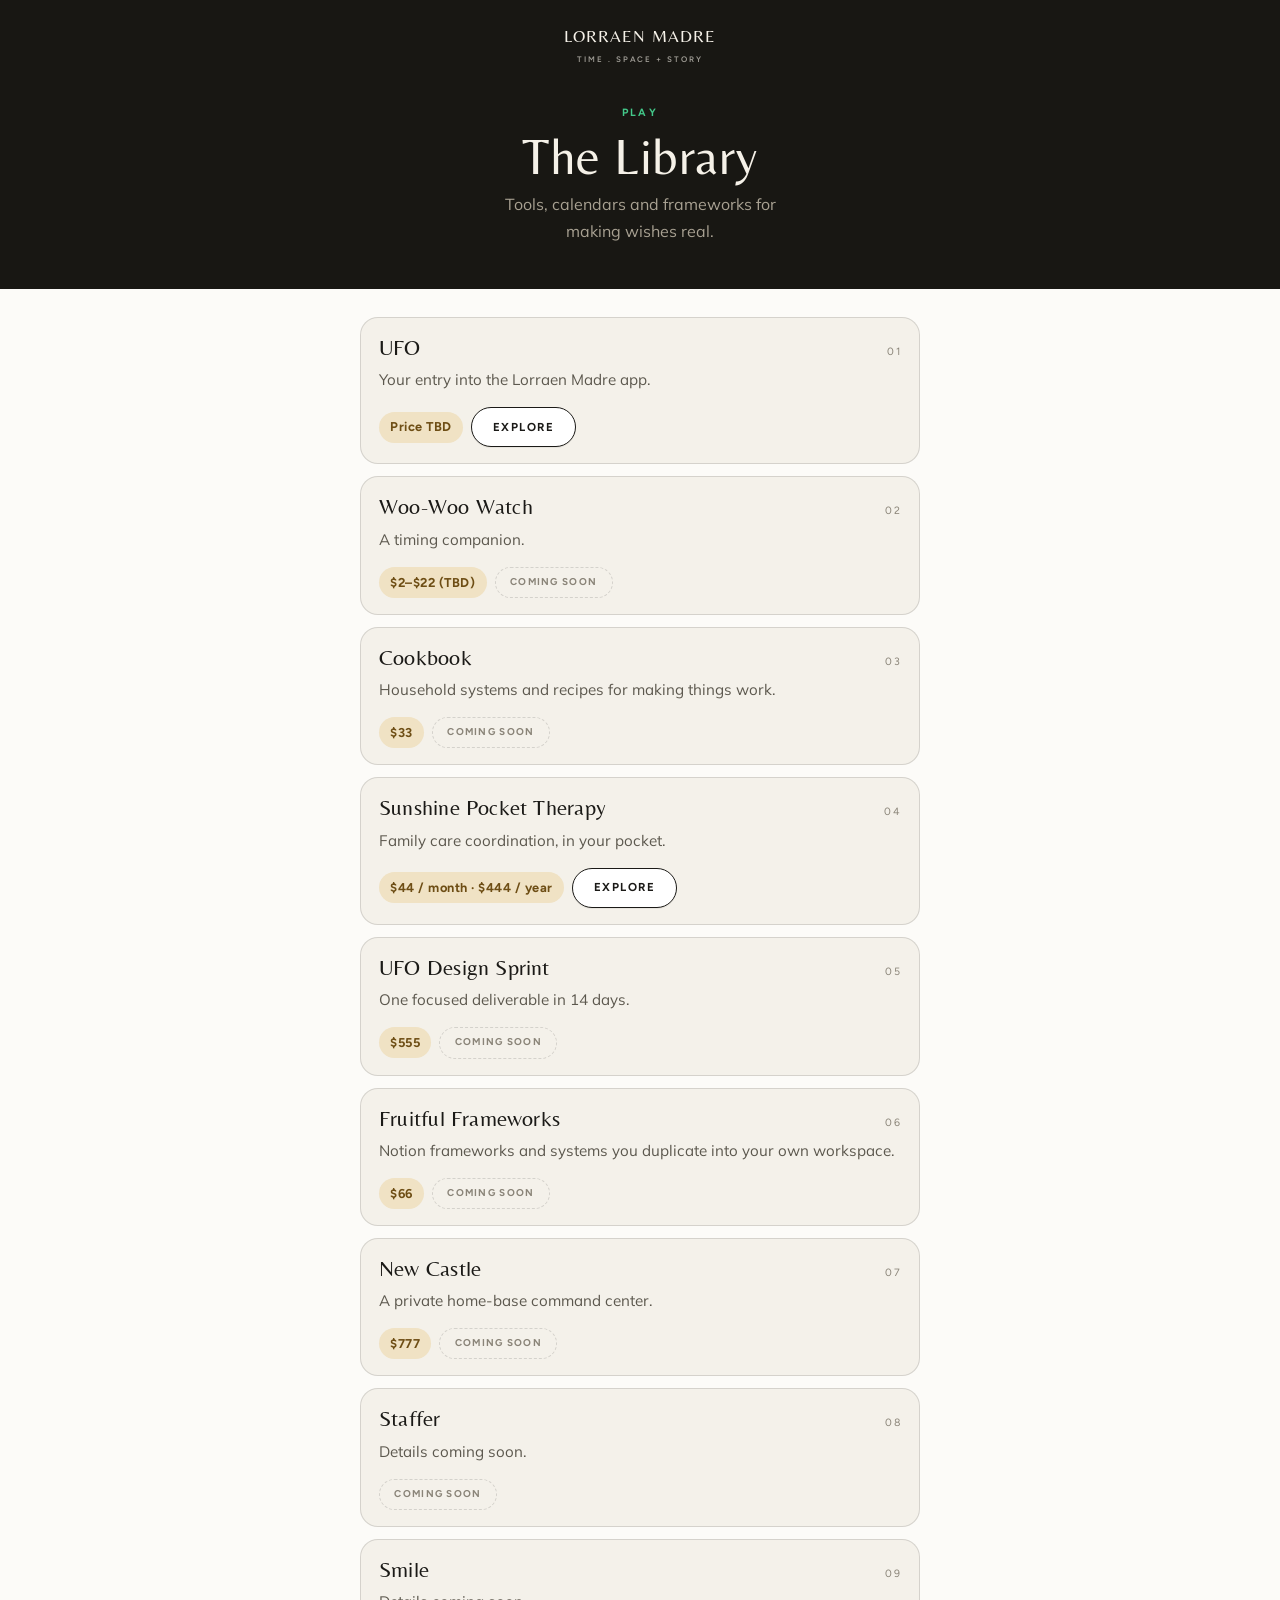
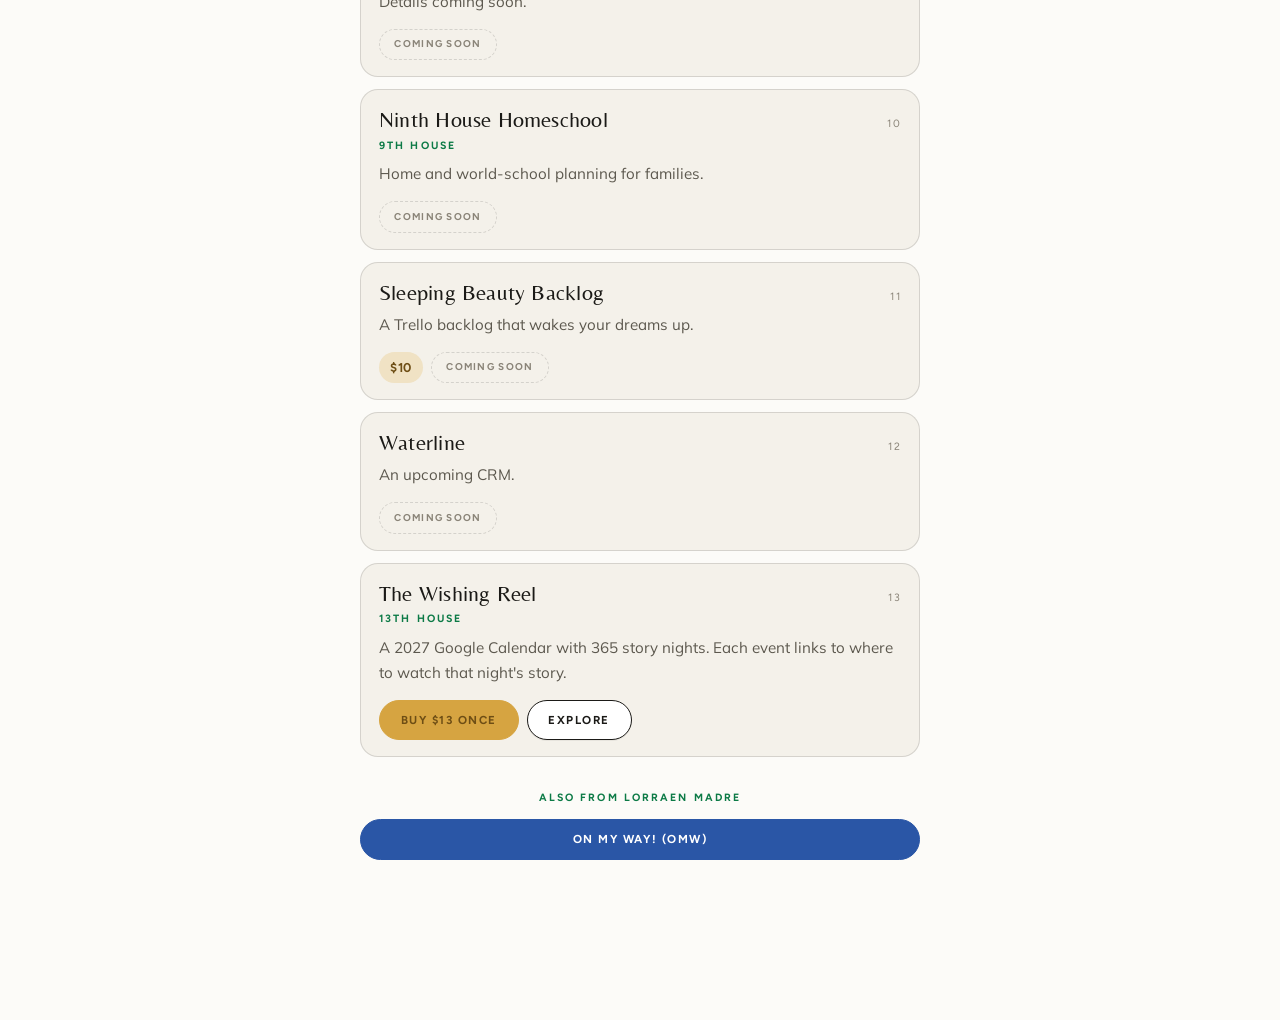
<file: library/index.html>
<!doctype html>
<html lang="en">
<meta charset="utf-8">
<title>Lorraen Madre Library</title>
<meta name="viewport" content="width=device-width, initial-scale=1">
<meta name="description" content="The Lorraen Madre Library — tools, calendars, frameworks and sprints for making wishes real.">
<link rel="canonical" href="https://www.lorraenmadre.com/library/">
<meta name="theme-color" content="#181713">
<link rel="icon" href="/favicon.svg" type="image/svg+xml">
<link rel="preconnect" href="https://fonts.googleapis.com">
<link rel="preconnect" href="https://fonts.gstatic.com" crossorigin>
<link rel="stylesheet" href="https://fonts.googleapis.com/css2?family=Belleza&family=Figtree:wght@400;500;600;700&family=Mulish:wght@400;500;600;700&family=Noto+Sans+Symbols+2&display=swap">
<link rel="stylesheet" href="/brand.css">
<style>
/* Library-only layout. Colors, fonts and .pill come from /brand.css (same as homepage). */
.lib-head{background:var(--night);color:var(--night-ink);padding:22px 16px 44px;text-align:center}
.lib-head .mark{display:inline-block;font-family:var(--display);font-size:1.05rem;letter-spacing:.06em;text-transform:uppercase;color:var(--night-ink)}
.lib-head .mark span{display:block;font-family:var(--sub);font-weight:600;font-size:.5rem;letter-spacing:.24em;opacity:.62;margin-top:3px}
.lib-head .eyebrow{display:block;margin-top:34px;color:#43C98A}
.lib-head h1{font-size:clamp(2.2rem,9vw,3.2rem);margin:.35rem 0 .4rem}
.lib-head p{color:var(--night-ink-2);max-width:32ch;margin:0 auto}
.wrap.lib{width:min(560px,100% - 32px);padding:28px 0 120px}
.list{list-style:none;margin:0;padding:0;display:grid;gap:12px}
.card{background:var(--panel);border:1px solid var(--line);border-radius:18px;padding:18px 18px 16px;scroll-margin-top:16px}
.card:target{border-color:var(--gold);box-shadow:0 0 0 2px var(--gold-soft)}
.row{display:flex;align-items:baseline;justify-content:space-between;gap:12px}
.card h2{font-size:1.35rem}
.num{font-family:var(--sub);font-size:.66rem;letter-spacing:.14em;color:var(--ink-3)}
.card .eyebrow{display:block;margin-top:4px}
.desc{color:var(--ink-2);margin:.4rem 0 .9rem;font-size:.95rem}
.actions{display:flex;flex-wrap:wrap;gap:8px;align-items:center}
.actions .pill{min-height:40px}
.pill[aria-pressed="true"]{background:var(--ink);border-color:var(--ink);color:var(--paper)}
.price{font-family:var(--sub);font-weight:700;font-size:.8rem;letter-spacing:.04em}
.price.gold{color:var(--gold-deep);background:var(--gold-soft);border-radius:999px;padding:.3rem .7rem}
.tag{font-family:var(--sub);font-weight:700;font-size:.62rem;letter-spacing:.13em;text-transform:uppercase;color:var(--ink-3);border:1.5px dashed var(--line);border-radius:999px;padding:.4rem .9rem}
.links{margin-top:32px;text-align:center}
.links .eyebrow{display:block;margin-bottom:12px}
.links .pill{width:100%;justify-content:center}
.cart{position:fixed;left:0;right:0;bottom:0;background:var(--night);color:var(--night-ink);padding:12px 16px;display:none}
.cart.on{display:block}
.cart .inner{width:min(560px,100%);margin:0 auto;display:flex;justify-content:space-between;align-items:center;gap:12px;font-family:var(--sub);font-weight:600}
.msg{text-align:center;color:var(--ink-2);margin-top:16px;min-height:1.5em}
</style>

<header class="lib-head">
  <a href="/" class="mark" aria-label="Lorraen Madre home">Lorraen&nbsp;Madre<span>Time . space + Story</span></a>
  <span class="eyebrow">Play</span>
  <h1>The Library</h1>
  <p>Tools, calendars and frameworks for making wishes real.</p>
</header>

<div class="wrap lib">

  <ol class="list" id="list" aria-label="Library products"></ol>
  <noscript><p class="msg">Turn on JavaScript to browse the Library.</p></noscript>

  <section class="links" id="links" aria-label="More destinations" hidden>
    <span class="eyebrow">Also from Lorraen Madre</span>
    <div id="links-list"></div>
  </section>
  <p class="msg" id="msg" role="status" aria-live="polite"></p>
</div>

<div class="cart" id="cart" role="region" aria-label="Your selection">
  <div class="inner">
    <span id="cart-text">0 items</span>
    <button class="pill solid" id="checkout" type="button">Checkout</button>
  </div>
</div>

<script>
(async function(){
  const list = document.getElementById("list");
  const msg = document.getElementById("msg");
  let data;
  try{ data = await (await fetch("/library/products.json", {cache:"no-cache"})).json(); }
  catch(e){ msg.textContent = "The Library couldn't load. Please refresh."; return; }

  const esc = s => String(s||"").replace(/[&<>"']/g, c => ({"&":"&amp;","<":"&lt;",">":"&gt;",'"':"&quot;","'":"&#39;"}[c]));
  const cart = new Map(); // key: product.id|priceIndex -> {price, product}

  const visible = data.products
    .filter(p => p.availability !== "unpublished")
    .sort((a,b) => a.display_order - b.display_order);

  visible.forEach((p,i) => {
    const li = document.createElement("li");
    li.className = "card"; li.id = p.id;
    const buyable = (p.prices||[]).filter(pr => pr.stripe_price_id || pr.checkout_url);
    let actions = "";
    if (buyable.length){
      (p.prices||[]).forEach((pr,idx) => {
        if (pr.stripe_price_id){
          actions += `<button class="pill solid" type="button" aria-pressed="false" data-key="${esc(p.id)}|${idx}">Add ${esc(pr.label)}</button>`;
        } else if (pr.checkout_url){
          actions += `<a class="pill solid" href="${esc(pr.checkout_url)}">Buy ${esc(pr.label)}</a>`;
        }
      });
    } else {
      const priceText = (p.prices||[]).map(pr => pr.label).join(" · ");
      if (priceText) actions += `<span class="price gold">${esc(priceText)}</span>`;
    }
    if (p.destination){
      const ext = /^https?:/.test(p.destination);
      actions += `<a class="pill design" href="${esc(p.destination)}"${ext?' target="_blank" rel="noreferrer"':''}>Explore</a>`;
    }
    if (!buyable.length && !p.destination) actions += `<span class="tag">Coming soon</span>`;
    else if (!buyable.length && p.availability === "coming_soon") actions += `<span class="tag">Coming soon</span>`;

    li.innerHTML = `
      <div class="row"><h2>${esc(p.title)}</h2><span class="num">${String(i+1).padStart(2,"0")}</span></div>
      ${p.house ? `<span class="eyebrow">${esc(p.house)}</span>` : ""}
      <p class="desc">${esc(p.short_description)}</p>
      <div class="actions">${actions}</div>`;
    list.appendChild(li);
  });

  // external linked destinations (e.g. OMW) — outside the numbered order
  const links = (data.links||[]).filter(l => l.published && l.url);
  if (links.length){
    document.getElementById("links").hidden = false;
    document.getElementById("links-list").innerHTML = links.map(l =>
      `<a class="pill watch" href="${esc(l.url)}" target="_blank" rel="noreferrer">${esc(l.title)}</a>`).join("");
  }

  // honor #anchor after async render
  if (location.hash){ const t = document.getElementById(location.hash.slice(1)); if (t) t.scrollIntoView(); }

  // multi-item cart (only for prices that carry a stripe_price_id)
  const cartEl = document.getElementById("cart"), cartText = document.getElementById("cart-text");
  const sync = () => {
    cartEl.classList.toggle("on", cart.size > 0);
    cartText.textContent = cart.size + (cart.size === 1 ? " item" : " items");
  };
  list.addEventListener("click", e => {
    const b = e.target.closest("button[data-key]"); if (!b) return;
    const key = b.dataset.key;
    if (cart.has(key)){ cart.delete(key); b.setAttribute("aria-pressed","false"); }
    else {
      // one billing choice per product (e.g. monthly OR yearly)
      const pid = key.split("|")[0];
      [...cart.keys()].filter(k => k.split("|")[0] === pid).forEach(k => {
        cart.delete(k); const o = list.querySelector(`[data-key="${CSS.escape(k)}"]`); if (o) o.setAttribute("aria-pressed","false");
      });
      cart.set(key, true); b.setAttribute("aria-pressed","true");
    }
    sync();
  });
  document.getElementById("checkout").addEventListener("click", async () => {
    const btn = document.getElementById("checkout");
    btn.disabled = true; msg.textContent = "Opening secure checkout…";
    try{
      const items = [...cart.keys()].map(k => { const [id, idx] = k.split("|"); return { id, price_index: +idx }; });
      const r = await fetch("/api/checkout", { method:"POST", headers:{ "Content-Type":"application/json" }, body: JSON.stringify({ items }) });
      const j = await r.json();
      if (!r.ok || !j.url) throw new Error(j.error || "Checkout unavailable");
      location.href = j.url;
    }catch(err){
      btn.disabled = false; msg.textContent = "Checkout isn't available right now. Please try again shortly.";
    }
  });
})();
</script>
</file>
<file: brand.css>
/* ============================================================
   LORRAEN MADRE — shared brand stylesheet
   Used by / (homepage) and /library/. Edit brand tokens HERE only.
   Display: Belleza · Subheads/labels: Figtree · Body: Mulish
   ============================================================ */
:root{
  --paper:#FCFBF8;
  --panel:#F4F1EA;
  --panel-2:#ECE7DC;
  --ink:#1B1A17;
  --ink-2:#5C584E;
  --ink-3:#8A8478;
  --line:rgba(27,26,23,.14);
  --line-2:rgba(27,26,23,.08);
  --night:#181713;
  --night-ink:#F5F1E8;
  --night-ink-2:#A8A192;
  --night-line:rgba(245,241,232,.15);

  --gold:#D6A441;
  --gold-deep:#6E4E15;
  --gold-soft:#F0E2C4;
  --spirit:#0C7A46;
  --red:#C4382E;
  --blue:#2A56A6;

  --display:"Belleza","Optima","Gill Sans",sans-serif;
  --sub:"Figtree",-apple-system,BlinkMacSystemFont,"Segoe UI",sans-serif;
  --sans:"Mulish",-apple-system,BlinkMacSystemFont,"Segoe UI",sans-serif;
  --glyph:"Noto Sans Symbols 2","Segoe UI Symbol",var(--sans);

  --measure:62ch;
  --pad:clamp(1.25rem,5vw,5rem);
}

@media (prefers-color-scheme:dark){
  :root:not([data-theme="light"]){
    --paper:#151410;--panel:#1D1B16;--panel-2:#242118;
    --ink:#F1EDE3;--ink-2:#ABA491;--ink-3:#847D6C;
    --line:rgba(241,237,227,.16);--line-2:rgba(241,237,227,.08);
    --night:#0E0D0A;--night-ink:#F1EDE3;--night-ink-2:#ABA491;--night-line:rgba(241,237,227,.14);
    --gold:#E1B45C;--gold-deep:#F0DBA9;--gold-soft:#3A2E14;
    --spirit:#43C98A;--red:#E1655B;--blue:#6E93D8;
  }
}
:root[data-theme="dark"]{
  --paper:#151410;--panel:#1D1B16;--panel-2:#242118;
  --ink:#F1EDE3;--ink-2:#ABA491;--ink-3:#847D6C;
  --line:rgba(241,237,227,.16);--line-2:rgba(241,237,227,.08);
  --night:#0E0D0A;--night-ink:#F1EDE3;--night-ink-2:#ABA491;--night-line:rgba(241,237,227,.14);
  --gold:#E1B45C;--gold-deep:#F0DBA9;--gold-soft:#3A2E14;
  --spirit:#43C98A;--red:#E1655B;--blue:#6E93D8;
}

*{box-sizing:border-box}
html{-webkit-text-size-adjust:100%;scroll-behavior:smooth;overflow-x:clip}
@media (prefers-reduced-motion:reduce){html{scroll-behavior:auto}}
body{
  margin:0;background:var(--paper);color:var(--ink);
  font-family:var(--sans);font-size:1rem;line-height:1.68;
  -webkit-font-smoothing:antialiased;text-rendering:optimizeLegibility;overflow-x:hidden;
}
h1,h2,h3{font-family:var(--display);font-weight:400;line-height:1.12;margin:0;letter-spacing:.01em;text-wrap:balance}
p{margin:0}
a{color:inherit;text-decoration:none}
svg{display:block}
img{display:block;max-width:100%}
::selection{background:rgba(214,164,65,.28)}
:focus-visible{outline:2.5px solid var(--gold);outline-offset:3px;border-radius:2px}

.skip{position:fixed;left:1rem;top:-100px;z-index:200;background:var(--ink);color:var(--paper);
  padding:.7rem 1.1rem;border-radius:999px;font-family:var(--sub);font-size:.8rem;transition:top .2s}
.skip:focus{top:1rem}

.wrap{width:min(1180px,100% - (2 * var(--pad)));margin-inline:auto}
.eyebrow{font-family:var(--sub);font-weight:700;font-size:.66rem;letter-spacing:.2em;text-transform:uppercase;color:var(--spirit)}

/* ---------- pill ---------- */
.pill{
  --pc:var(--ink);
  display:inline-flex;align-items:center;gap:.7rem;
  padding:.6rem 1.3rem;border:1.5px solid var(--pc);border-radius:999px;
  font-family:var(--sub);font-weight:700;font-size:.72rem;letter-spacing:.13em;text-transform:uppercase;
  color:var(--pc);background:transparent;cursor:pointer;text-decoration:none;
  transition:background .22s ease,color .22s ease,border-color .22s ease,transform .22s ease,box-shadow .22s ease;
}
.pill .star{width:.95rem;height:.95rem;flex:none}
.pill .arw{width:1rem;height:1rem;flex:none;transition:transform .22s ease}
.pill:hover{transform:translateY(-2px)}
.pill:hover .arw{transform:translateX(4px)}
.pill.solid{background:var(--gold);border-color:var(--gold);color:var(--gold-deep)}
.pill.solid:hover{background:var(--gold-deep);border-color:var(--gold-deep);color:var(--gold)}
.pill.ghost{--pc:var(--ink-2)}
.pill.ghost:hover{--pc:var(--ink);border-color:var(--ink)}
.sec.night .pill.ghost{--pc:var(--night-ink-2)}
.sec.night .pill.ghost:hover{--pc:var(--night-ink);border-color:var(--night-ink)}
.pill.design{background:#fff;border-color:var(--ink);color:#1B1A17;box-shadow:0 1px 0 rgba(27,26,23,.06)}
.pill.design:hover{background:#1B1A17;border-color:#1B1A17;color:#fff}
.pill.wish{background:var(--red);border-color:var(--red);color:#fff}
.pill.wish:hover{filter:brightness(1.08)}
.pill.watch{background:var(--blue);border-color:var(--blue);color:#fff}
.pill.watch:hover{filter:brightness(1.1)}
</file>
